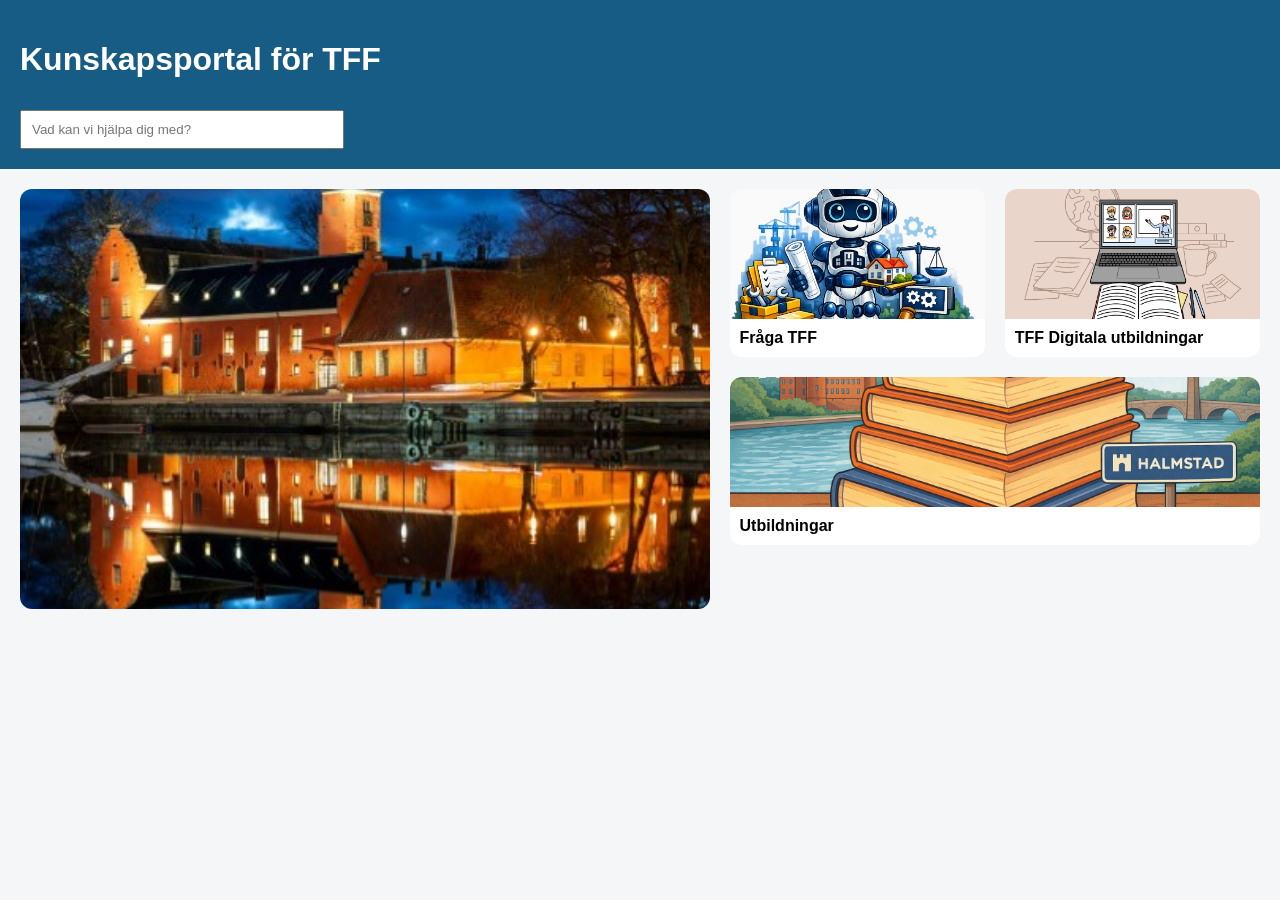
<file: index.html>
<!doctype html>
<html lang="sv">
<head>
  <meta charset="utf-8">
  <meta name="viewport" content="width=device-width, initial-scale=1">
  <title>Kunskapsportal för TFF</title>

  <!-- ✅ KORREKT CSS -->
  <link rel="stylesheet" href="assets/css/styles.css">
</head>

<body>

  <!-- HEADER -->
  <div class="top">
    <h1>Kunskapsportal för TFF</h1>
    <input type="text" placeholder="Vad kan vi hjälpa dig med?" />
  </div>

  <!-- LAYOUT -->
  <div class="layout">

    <!-- ✅ VÄNSTER (mindre och proportionell) -->
    <div class="left">
      <img src="assets/img/hero-left.jpg" alt="Startbild">
    </div>

    <!-- ✅ HÖGER -->
    <div class="right">

      <!-- TOP -->
      <div class="right-top">

        <!-- Fråga TFF -->
        <a href="https://m365.cloud.microsoft/chat" class="card" target="_blank">
          <img src="assets/img/tile-atlas.jpg" alt="Fråga TFF">
          <h3>Fråga TFF</h3>
        </a>

        <!-- ✅ TFF Digitala utbildningar -->
        <a href="https://halmstad.sharepoint.com/:v:/s/TestavTeammedbibliotek/IQCPfPqAPqoNSrOzTwCYHdZ2AShMuMi7h7-78NaRFD9DUuc?nav=eyJyZWZlcnJhbEluZm8iOnsicmVmZXJyYWxBcHAiOiJTdHJlYW1XZWJBcHAiLCJyZWZlcnJhbFZpZXciOiJTaGFyZURpYWxvZy1MaW5rIiwicmVmZXJyYWxBcHBQbGF0Zm9ybSI6IldlYiIsInJlZmVycmFsTW9kZSI6InZpZXcifX0%3D&e=wt2tzi"
           class="card" target="_blank">
          <img src="assets/img/tile-edu.jpg" alt="TFF Digitala utbildningar">
          <h3>TFF Digitala utbildningar</h3>
        </a>

      </div>

      <!-- BOTTOM -->
      <div class="right-bottom">

        <a href="utbildningar.html" class="card">
          <img src="assets/img/tile-guides.jpg" alt="Utbildningar">
          <h3>Utbildningar</h3>
        </a>

      </div>

    </div>

  </div>

</body>
</html>
</file>
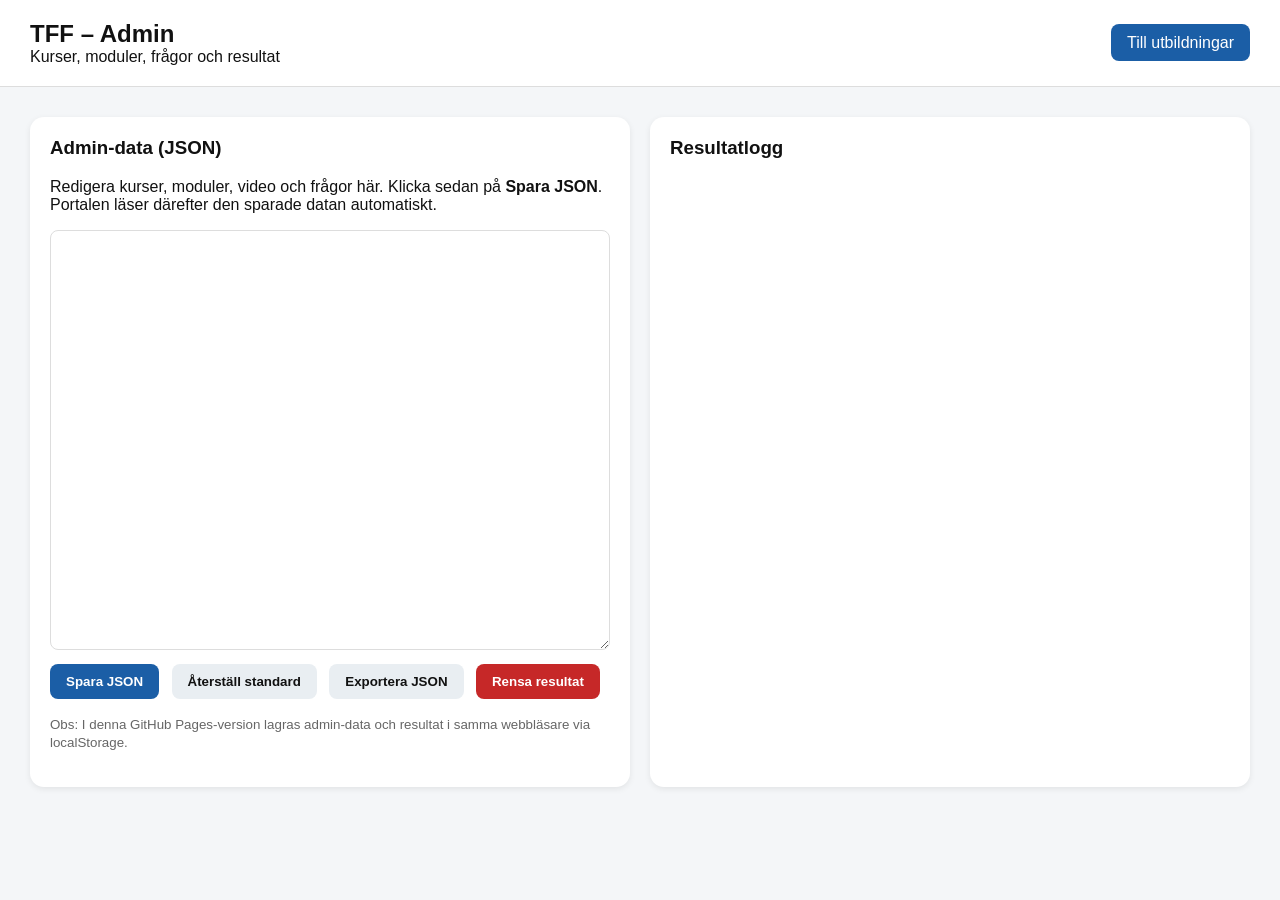
<file: admin.html>
<!DOCTYPE html>
<html lang="sv">
<head>
<meta charset="UTF-8">
<meta name="viewport" content="width=device-width, initial-scale=1.0">
<title>Admin</title>
<script src="assets/js/kurser-data.js"></script>
<style>
body{
  font-family:Arial,sans-serif;
  margin:0;
  background:#f4f6f8;
  color:#111;
}
.header{
  display:flex;
  justify-content:space-between;
  align-items:center;
  padding:20px 30px;
  background:#fff;
  border-bottom:1px solid #ddd;
  flex-wrap:wrap;
  gap:10px;
}
.header a{
  text-decoration:none;
  background:#1b5ea6;
  color:#fff;
  padding:10px 16px;
  border-radius:8px;
}
.page{
  padding:30px;
  display:grid;
  grid-template-columns:1fr 1fr;
  gap:20px;
}
.box{
  background:#fff;
  border-radius:14px;
  padding:20px;
  box-shadow:0 2px 6px rgba(0,0,0,0.08);
}
textarea{
  width:100%;
  min-height:420px;
  font-family:Consolas, monospace;
  font-size:13px;
  padding:12px;
  border:1px solid #ddd;
  border-radius:8px;
  box-sizing:border-box;
}
.btn{
  display:inline-block;
  text-decoration:none;
  padding:10px 16px;
  border-radius:8px;
  font-weight:bold;
  border:none;
  cursor:pointer;
  margin-right:8px;
  margin-top:10px;
}
.btn-primary{
  background:#1b5ea6;
  color:#fff;
}
.btn-danger{
  background:#c62828;
  color:#fff;
}
.btn-neutral{
  background:#e9eef2;
  color:#111;
}
table{
  width:100%;
  border-collapse:collapse;
}
th, td{
  border-bottom:1px solid #ddd;
  padding:8px;
  text-align:left;
  vertical-align:top;
}
small{
  color:#666;
}
@media(max-width:1100px){
  .page{grid-template-columns:1fr;}
}
</style>
</head>
<body>

<div class="header">
  <div>
    <h2 style="margin:0;">TFF – Admin</h2>
    <div>Kurser, moduler, frågor och resultat</div>
  </div>
  <div>
    <a href="utbildningar.html">Till utbildningar</a>
  </div>
</div>

<div class="page">
  <div class="box">
    <h3 style="margin-top:0;">Admin-data (JSON)</h3>
    <p>
      Redigera kurser, moduler, video och frågor här. Klicka sedan på <strong>Spara JSON</strong>.
      Portalen läser därefter den sparade datan automatiskt.
    </p>

    <textarea id="jsonEditor"></textarea>

    <div>
      <button id="saveBtn" class="btn btn-primary" type="button">Spara JSON</button>
      <button id="resetBtn" class="btn btn-neutral" type="button">Återställ standard</button>
      <button id="exportBtn" class="btn btn-neutral" type="button">Exportera JSON</button>
      <button id="clearResultsBtn" class="btn btn-danger" type="button">Rensa resultat</button>
    </div>

    <p><small>Obs: I denna GitHub Pages-version lagras admin-data och resultat i samma webbläsare via localStorage.</small></p>
  </div>

  <div class="box">
    <h3 style="margin-top:0;">Resultatlogg</h3>
    <div id="resultsContainer"></div>
  </div>
</div>

<script>
function loadEditor(){
  const courses = PortalData.getCourses();
  document.getElementById("jsonEditor").value = JSON.stringify(courses, null, 2);
}

function renderResults(){
  const results = PortalData.getResults();

  if(!results.length){
    document.getElementById("resultsContainer").innerHTML = "<p>Inga resultat sparade ännu.</p>";
    return;
  }

  document.getElementById("resultsContainer").innerHTML = `
    <table>
      <thead>
        <tr>
          <th>Kurs</th>
          <th>Modul</th>
          <th>Resultat</th>
          <th>Status</th>
          <th>Tid</th>
        </tr>
      </thead>
      <tbody>
        ${results.map(r => `
          <tr>
            <td>${r.courseTitle}</td>
            <td>${r.moduleTitle}</td>
            <td>${r.score}/${r.total}</td>
            <td>${r.passed ? "Godkänd" : "Ej godkänd"}</td>
            <td>${r.timestamp || ""}</td>
          </tr>
        `).join("")}
      </tbody>
    </table>
  `;
}

document.getElementById("saveBtn").onclick = () => {
  try{
    const parsed = JSON.parse(document.getElementById("jsonEditor").value);
    PortalData.saveCourses(parsed);
    alert("JSON sparad.");
  }catch(e){
    alert("Ogiltig JSON. Kontrollera syntaxen.");
  }
};

document.getElementById("resetBtn").onclick = () => {
  PortalData.resetCourses();
  loadEditor();
  alert("Standarddata återställd.");
};

document.getElementById("exportBtn").onclick = () => {
  const blob = new Blob([document.getElementById("jsonEditor").value], { type: "application/json" });
  const url = URL.createObjectURL(blob);
  const a = document.createElement("a");
  a.href = url;
  a.download = "tff-kurser.json";
  a.click();
  URL.revokeObjectURL(url);
};

document.getElementById("clearResultsBtn").onclick = () => {
  PortalData.clearResults();
  localStorage.removeItem(PortalData.PROGRESS_KEY);
  renderResults();
  alert("Resultat och progress rensades.");
};

loadEditor();
renderResults();
</script>

</body>
</html>
</file>
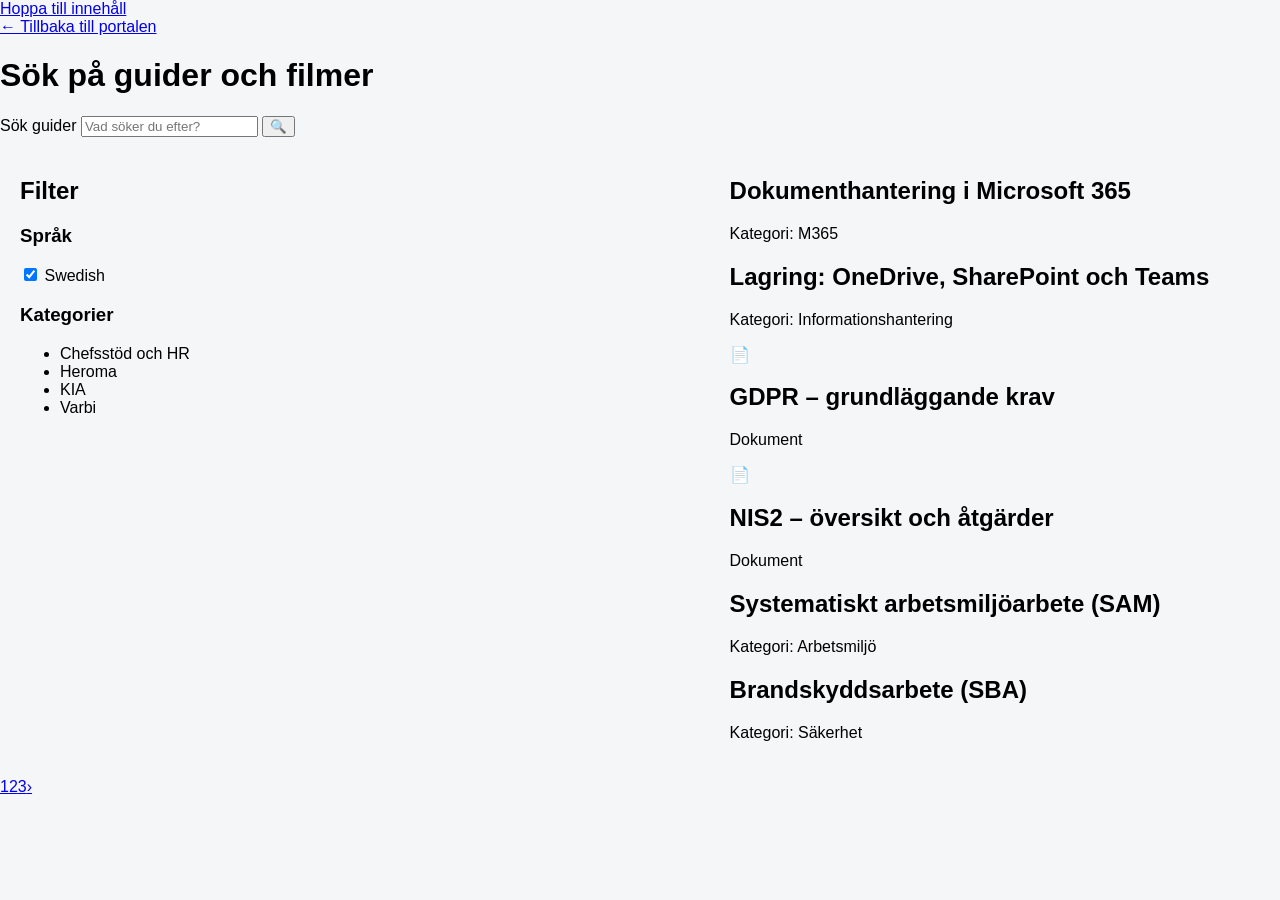
<file: guides.html>
<!doctype html>
<html lang="sv">
<head>
  <meta charset="utf-8" />
  <meta name="viewport" content="width=device-width, initial-scale=1" />
  <title>TFF-portal – Guider</title>

  <link rel="stylesheet" href="assets/css/styles.css" />
</head>

<body>
  <a class="skip-link" href="#main">Hoppa till innehåll</a>

  <header class="hero hero--compact" role="banner">
    <div class="hero__inner">
      <a class="back" href="index.html">← Tillbaka till portalen</a>
      <h1 class="hero__title hero__title--small">Sök på guider och filmer</h1>

      <form class="searchbar" role="search" aria-label="Sök guider" onsubmit="return false;">
        <label class="sr-only" for="q2">Sök guider</label>
        <input id="q2" name="q" type="search" placeholder="Vad söker du efter?" />
        <button type="submit" aria-label="Sök">🔍</button>
      </form>
    </div>
  </header>

  <main id="main" class="container" role="main">
    <section class="layout" aria-label="Guideöversikt">
      <aside class="sidebar" aria-label="Filter">
        <h2 class="sidebar__title">Filter</h2>

        <div class="sidebar__block">
          <h3 class="sidebar__heading">Språk</h3>
          <label class="checkbox">
            <input type="checkbox" checked />
            <span>Swedish</span>
          </label>
        </div>

        <div class="sidebar__block">
          <h3 class="sidebar__heading">Kategorier</h3>
          <ul class="filter-list">
            <li>Chefsstöd och HR</li>
            <li>Heroma</li>
            <li>KIA</li>
            <li>Varbi</li>
          </ul>
        </div>
      </aside>

      <section class="cards" aria-label="Guider">
        <article class="guide-card">
          <div class="guide-card__thumb" aria-hidden="true"></div>
          <div class="guide-card__body">
            <h2 class="guide-card__title">Dokumenthantering i Microsoft 365</h2>
            <p class="guide-card__meta">Kategori: M365</p>
          </div>
        </article>

        <article class="guide-card">
          <div class="guide-card__thumb" aria-hidden="true"></div>
          <div class="guide-card__body">
            <h2 class="guide-card__title">Lagring: OneDrive, SharePoint och Teams</h2>
            <p class="guide-card__meta">Kategori: Informationshantering</p>
          </div>
        </article>

        <article class="guide-card">
          <div class="guide-card__thumb guide-card__thumb--doc" aria-hidden="true">📄</div>
          <div class="guide-card__body">
            <h2 class="guide-card__title">GDPR – grundläggande krav</h2>
            <p class="guide-card__meta">Dokument</p>
          </div>
        </article>

        <article class="guide-card">
          <div class="guide-card__thumb guide-card__thumb--doc" aria-hidden="true">📄</div>
          <div class="guide-card__body">
            <h2 class="guide-card__title">NIS2 – översikt och åtgärder</h2>
            <p class="guide-card__meta">Dokument</p>
          </div>
        </article>

        <article class="guide-card">
          <div class="guide-card__thumb" aria-hidden="true"></div>
          <div class="guide-card__body">
            <h2 class="guide-card__title">Systematiskt arbetsmiljöarbete (SAM)</h2>
            <p class="guide-card__meta">Kategori: Arbetsmiljö</p>
          </div>
        </article>

        <article class="guide-card">
          <div class="guide-card__thumb" aria-hidden="true"></div>
          <div class="guide-card__body">
            <h2 class="guide-card__title">Brandskyddsarbete (SBA)</h2>
            <p class="guide-card__meta">Kategori: Säkerhet</p>
          </div>
        </article>
      </section>
    </section>

    <nav class="pagination" aria-label="Sidnavigering">
      <a href="#">1</a><a href="#">2</a><a href="#">3</a><a href="#">›</a>
    </nav>
  </main>
</body>
</html>
</file>
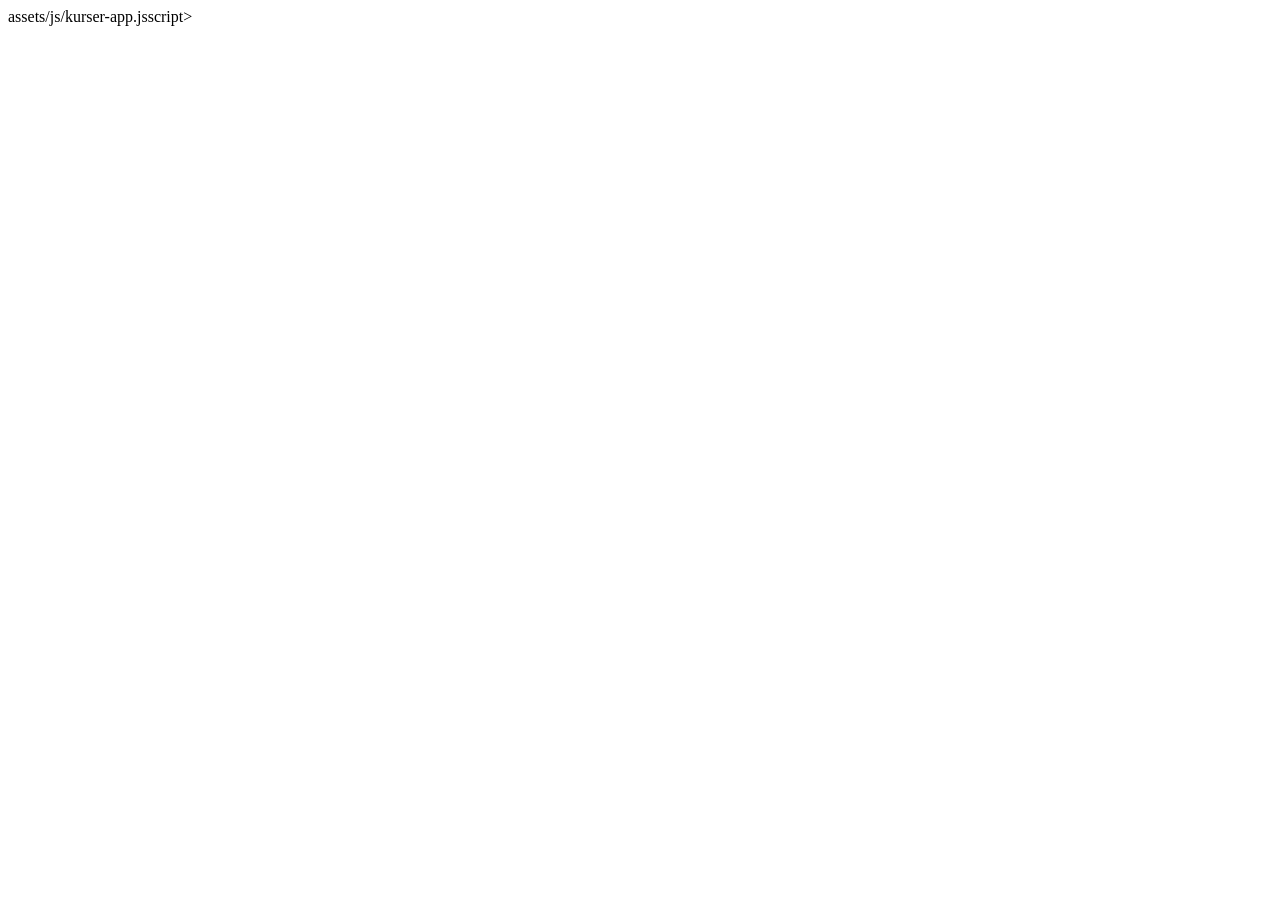
<file: kurs_dokumentation.html>
<!DOCTYPE html>
<html lang="sv">
<head>
  <meta charset="UTF-8" />
  <meta name="viewport" content="width=device-width, initial-scale=1.0" />
  <title>TFF – Utbildning</title>
</head>
<body>
  <div id="app"></div>
  assets/js/kurser-app.jsscript>
</body>
</html>
</file>
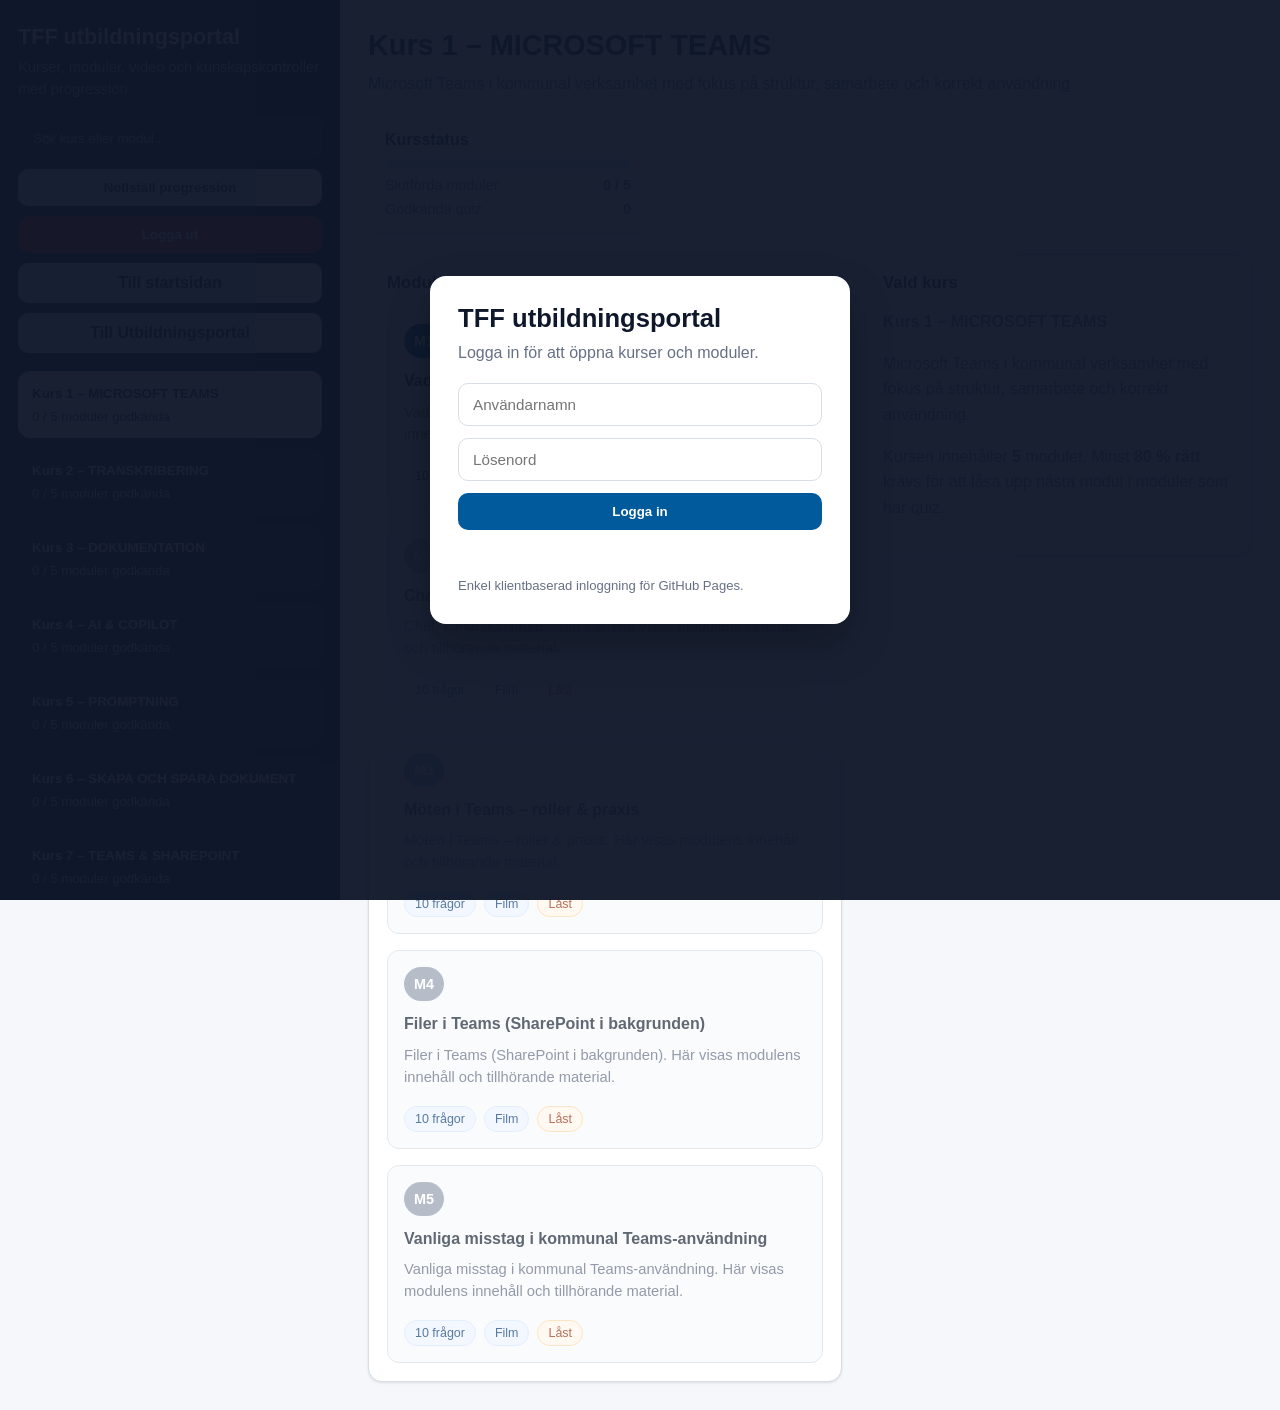
<file: kurser.html>
<!DOCTYPE html>
<html lang="sv">
<head>
  <meta charset="UTF-8" />
  <meta name="viewport" content="width=device-width, initial-scale=1.0" />
  <title>TFF Utbildningsportal – Kurser</title>

  <style>
    :root{
      --bg:#f5f7fa;
      --panel:#ffffff;
      --line:#d9dee5;
      --text:#1d2939;
      --muted:#667085;
      --primary:#005a9c;
      --primary2:#0b74c8;
      --success:#188038;
      --danger:#c62828;
      --warning:#b26a00;
      --locked:#98a2b3;
      --shadow:0 1px 3px rgba(16,24,40,.08), 0 1px 2px rgba(16,24,40,.04);
      --radius:14px;
      --sidebar:340px;
    }

    * { box-sizing: border-box; }

    html, body {
      margin: 0;
      padding: 0;
      background: var(--bg);
      color: var(--text);
      font-family: "Segoe UI", Arial, sans-serif;
    }

    .page {
      display: grid;
      grid-template-columns: var(--sidebar) 1fr;
      min-height: 100vh;
    }

    .sidebar {
      background: #0f172a;
      color: #fff;
      padding: 24px 18px;
      position: sticky;
      top: 0;
      height: 100vh;
      overflow: auto;
    }

    .brand h1 {
      margin: 0 0 6px 0;
      font-size: 1.35rem;
    }

    .brand p {
      margin: 0;
      color: #cbd5e1;
      line-height: 1.5;
      font-size: .92rem;
    }

    .sidebar-tools {
      display: grid;
      gap: 10px;
      margin: 18px 0;
    }

    .field {
      width: 100%;
      padding: 12px 14px;
      border-radius: 10px;
      border: 1px solid rgba(255,255,255,.14);
      background: rgba(255,255,255,.06);
      color: #fff;
      outline: none;
    }

    .field::placeholder {
      color: #cbd5e1;
    }

    .course-list {
      display: grid;
      gap: 10px;
    }

    .course-btn {
      width: 100%;
      text-align: left;
      border: none;
      border-radius: 12px;
      padding: 14px;
      cursor: pointer;
      background: rgba(255,255,255,.06);
      color: #fff;
      transition: .15s ease;
    }

    .course-btn:hover {
      background: rgba(255,255,255,.12);
    }

    .course-btn.active {
      background: #fff;
      color: #0f172a;
    }

    .course-btn-title {
      font-weight: 700;
      line-height: 1.35;
      margin-bottom: 6px;
    }

    .course-btn-meta {
      font-size: .82rem;
      opacity: .9;
    }

    .main {
      padding: 28px;
      max-width: 1450px;
      width: 100%;
      margin: 0 auto;
    }

    .topbar {
      display: flex;
      justify-content: space-between;
      gap: 18px;
      flex-wrap: wrap;
      margin-bottom: 20px;
    }

    .title-wrap h2 {
      margin: 0 0 8px 0;
      font-size: 1.8rem;
      line-height: 1.2;
    }

    .title-wrap p {
      margin: 0;
      color: var(--muted);
      max-width: 80ch;
      line-height: 1.6;
    }

    .status-panel {
      min-width: 280px;
      background: var(--panel);
      border: 1px solid var(--line);
      border-radius: var(--radius);
      padding: 16px;
      box-shadow: var(--shadow);
    }

    .status-panel h3 {
      margin: 0 0 10px 0;
      font-size: 1rem;
    }

    .progress-line {
      height: 10px;
      background: #e5e7eb;
      border-radius: 999px;
      overflow: hidden;
      margin: 10px 0 8px 0;
    }

    .progress-fill {
      height: 100%;
      width: 0;
      background: linear-gradient(90deg, var(--primary), var(--primary2));
      transition: width .25s ease;
    }

    .status-row {
      display: flex;
      justify-content: space-between;
      gap: 10px;
      color: var(--muted);
      font-size: .9rem;
      margin-top: 8px;
    }

    .grid {
      display: grid;
      grid-template-columns: 1.1fr .9fr;
      gap: 22px;
      align-items: start;
    }

    .panel {
      background: var(--panel);
      border: 1px solid var(--line);
      border-radius: var(--radius);
      box-shadow: var(--shadow);
      padding: 18px;
    }

    .panel h3 {
      margin: 0 0 14px 0;
      font-size: 1.05rem;
    }

    .modules-grid {
      display: grid;
      grid-template-columns: repeat(auto-fill, minmax(280px, 1fr));
      gap: 16px;
    }

    .module-card {
      border: 1px solid var(--line);
      border-radius: 12px;
      padding: 16px;
      background: #fff;
      cursor: pointer;
      transition: .15s ease;
    }

    .module-card:hover {
      transform: translateY(-1px);
      box-shadow: var(--shadow);
    }

    .module-card.locked {
      opacity: .7;
      cursor: not-allowed;
      background: #f8fafc;
    }

    .module-number {
      display: inline-flex;
      align-items: center;
      justify-content: center;
      min-width: 34px;
      height: 34px;
      padding: 0 10px;
      border-radius: 999px;
      font-weight: 700;
      color: #fff;
      background: var(--primary);
      font-size: .9rem;
      margin-bottom: 12px;
    }

    .module-card.locked .module-number {
      background: var(--locked);
    }

    .module-title {
      font-weight: 700;
      line-height: 1.4;
      margin-bottom: 8px;
    }

    .module-desc {
      color: var(--muted);
      font-size: .92rem;
      line-height: 1.5;
      min-height: 50px;
    }

    .badge-row {
      display: flex;
      gap: 8px;
      flex-wrap: wrap;
      margin-top: 12px;
    }

    .badge {
      border-radius: 999px;
      padding: 5px 10px;
      font-size: .78rem;
      background: #eef4ff;
      color: #124078;
      border: 1px solid #d7e7ff;
    }

    .badge.success {
      background: #ecfdf3;
      border-color: #ccebd7;
      color: #166534;
    }

    .badge.warning {
      background: #fff7ed;
      border-color: #fed7aa;
      color: #9a3412;
    }

    .hidden {
      display: none !important;
    }

    .module-header {
      display: flex;
      justify-content: space-between;
      align-items: flex-start;
      gap: 16px;
      flex-wrap: wrap;
      margin-bottom: 14px;
    }

    .module-header h3 {
      margin: 0 0 6px 0;
      font-size: 1.25rem;
      line-height: 1.3;
    }

    .module-header p {
      margin: 0;
      color: var(--muted);
    }

    .btn-row {
      display: flex;
      gap: 10px;
      flex-wrap: wrap;
    }

    button.btn, a.btn {
      border: none;
      border-radius: 10px;
      padding: 11px 16px;
      font-weight: 600;
      cursor: pointer;
      text-decoration: none;
      display: inline-flex;
      align-items: center;
      justify-content: center;
      gap: 8px;
      transition: .15s ease;
    }

    .btn.primary {
      background: var(--primary);
      color: #fff;
    }

    .btn.primary:hover {
      background: var(--primary2);
    }

    .btn.secondary {
      background: #eef2f6;
      color: #223041;
    }

    .btn.secondary:hover {
      background: #e4e9f0;
    }

    .btn.success {
      background: var(--success);
      color: #fff;
    }

    .btn.danger {
      background: var(--danger);
      color: #fff;
    }

    .btn[disabled] {
      opacity: .55;
      cursor: not-allowed;
    }

    .video-shell {
      width: 100%;
      border-radius: 12px;
      overflow: hidden;
      background: #0b1220;
      border: 1px solid #111827;
      margin-bottom: 16px;
      min-height: 320px;
    }

    .video-shell video,
    .video-shell iframe {
      display: block;
      width: 100%;
      height: 520px;
      background: #000;
      border: 0;
    }

    .video-placeholder {
      min-height: 520px;
      padding: 22px;
      color: #e5e7eb;
      font-size: .95rem;
      line-height: 1.6;
      display: flex;
      align-items: center;
      justify-content: center;
      text-align: center;
    }

    .video-placeholder-inner {
      max-width: 700px;
    }

    .video-placeholder-title {
      font-size: 1.1rem;
      font-weight: 700;
      margin-bottom: 10px;
      color: #fff;
    }

    .video-placeholder-text {
      color: #cbd5e1;
      margin-bottom: 18px;
    }

    .quiz-meta {
      display: flex;
      justify-content: space-between;
      align-items: center;
      gap: 10px;
      flex-wrap: wrap;
      margin-bottom: 14px;
      color: var(--muted);
      font-size: .92rem;
    }

    .question-box {
      border: 1px solid var(--line);
      border-radius: 12px;
      padding: 16px;
      background: #fff;
      margin-bottom: 14px;
    }

    .question-title {
      font-weight: 700;
      line-height: 1.5;
      margin-bottom: 14px;
    }

    .options {
      display: grid;
      gap: 10px;
    }

    .option-btn {
      width: 100%;
      text-align: left;
      border: 1px solid #d0d8e1;
      border-radius: 12px;
      padding: 13px 14px;
      background: #f9fafb;
      cursor: pointer;
      transition: .12s ease;
      line-height: 1.45;
      color: var(--text);
    }

    .option-btn:hover {
      background: #f1f5f9;
    }

    .option-btn.selected {
      border-color: #7aa7d8;
      background: #eaf4ff;
    }

    .option-btn.correct {
      border-color: #188038;
      background: #dff4e5;
      color: #0f5132;
    }

    .option-btn.wrong {
      border-color: #c62828;
      background: #fde7e9;
      color: #7f1d1d;
    }

    .feedback {
      min-height: 24px;
      font-size: .95rem;
      font-weight: 600;
      margin: 10px 0 4px 0;
    }

    .feedback.ok {
      color: var(--success);
    }

    .feedback.fail {
      color: var(--danger);
    }

    .quiz-actions {
      display: flex;
      gap: 10px;
      flex-wrap: wrap;
      margin-top: 12px;
    }

    .result-box {
      border: 1px solid var(--line);
      border-radius: 12px;
      padding: 16px;
      background: #f8fafc;
      margin-top: 16px;
    }

    .result-box h4 {
      margin: 0 0 10px 0;
      font-size: 1rem;
    }

    .muted {
      color: var(--muted);
      line-height: 1.6;
    }

    .empty-state {
      background: var(--panel);
      border: 1px dashed var(--line);
      border-radius: var(--radius);
      padding: 28px;
      text-align: center;
      box-shadow: var(--shadow);
    }

    .loading {
      display: flex;
      align-items: center;
      justify-content: center;
      min-height: 40vh;
      color: var(--muted);
      font-size: 1rem;
    }

    .login-screen {
      position: fixed;
      inset: 0;
      background: rgba(15, 23, 42, 0.96);
      z-index: 9999;
      display: flex;
      align-items: center;
      justify-content: center;
      padding: 20px;
    }

    .login-card {
      width: 100%;
      max-width: 420px;
      background: #ffffff;
      border-radius: 16px;
      box-shadow: 0 20px 40px rgba(0,0,0,.25);
      padding: 28px;
    }

    .login-card h2 {
      margin: 0 0 8px 0;
      font-size: 1.6rem;
      color: #0f172a;
    }

    .login-card p {
      margin: 0 0 18px 0;
      color: var(--muted);
      line-height: 1.5;
    }

    .login-input {
      width: 100%;
      padding: 12px 14px;
      border-radius: 10px;
      border: 1px solid var(--line);
      margin-bottom: 12px;
      font-size: .95rem;
      outline: none;
    }

    .login-input:focus {
      border-color: var(--primary2);
      box-shadow: 0 0 0 3px rgba(11,116,200,.12);
    }

    .login-error {
      min-height: 22px;
      color: var(--danger);
      font-size: .9rem;
      margin-top: 10px;
      font-weight: 600;
    }

    .login-note {
      margin-top: 14px;
      font-size: .82rem;
      color: var(--muted);
      line-height: 1.5;
    }

    @media (max-width: 1200px) {
      .grid {
        grid-template-columns: 1fr;
      }
    }

    @media (max-width: 980px) {
      .page {
        grid-template-columns: 1fr;
      }

      .sidebar {
        position: relative;
        height: auto;
      }

      .main {
        padding: 18px;
      }

      .video-shell video,
      .video-shell iframe,
      .video-placeholder {
        height: 360px;
        min-height: 360px;
      }
    }

    @media (max-width: 640px) {
      .video-shell video,
      .video-shell iframe,
      .video-placeholder {
        height: 240px;
        min-height: 240px;
      }
    }
  </style>
</head>
<body>

  <div id="loginScreen" class="login-screen">
    <div class="login-card">
      <h2>TFF utbildningsportal</h2>
      <p>Logga in för att öppna kurser och moduler.</p>

      <input id="username" class="login-input" type="text" placeholder="Användarnamn" autocomplete="username" />
      <input id="password" class="login-input" type="password" placeholder="Lösenord" autocomplete="current-password" />

      <button id="loginBtn" class="btn primary" type="button" style="width:100%;">Logga in</button>
      <div id="loginError" class="login-error"></div>

      <div class="login-note">
        Enkel klientbaserad inloggning för GitHub Pages.
      </div>
    </div>
  </div>

  <div class="page">
    <aside class="sidebar">
      <div class="brand">
        <h1>TFF utbildningsportal</h1>
        <p>Kurser, moduler, video och kunskapskontroller med progression.</p>
      </div>

      <div class="sidebar-tools">
        <input id="courseSearch" class="field" type="search" placeholder="Sök kurs eller modul..." />
        <button id="resetProgressBtn" class="btn secondary" type="button">Nollställ progression</button>
        <button id="logoutBtn" class="btn danger" type="button">Logga ut</button>
        <a href="index.html" class="btn secondary">Till startsidan</a>
        <a href="utbildningar.html" class="btn secondary">Till Utbildningsportal</a>
      </div>

      <div id="courseList" class="course-list"></div>
    </aside>

    <main class="main">
      <div id="loading" class="loading">Läser in kurser…</div>

      <div id="app" style="display:none;">
        <section class="topbar">
          <div class="title-wrap">
            <h2 id="courseTitle">Kurser</h2>
            <p id="courseIntro">Välj en kurs i vänstermenyn.</p>
          </div>

          <div class="status-panel">
            <h3>Kursstatus</h3>
            <div class="progress-line">
              <div id="courseProgressFill" class="progress-fill"></div>
            </div>
            <div class="status-row">
              <span>Slutförda moduler</span>
              <strong id="courseProgressText">0 / 0</strong>
            </div>
            <div class="status-row">
              <span>Godkända quiz</span>
              <strong id="coursePassedText">0</strong>
            </div>
          </div>
        </section>

        <section id="courseView">
          <div class="grid">
            <div class="panel">
              <h3>Moduler</h3>
              <div id="modulesGrid" class="modules-grid"></div>
            </div>

            <div class="panel">
              <h3>Vald kurs</h3>
              <div id="courseSummary" class="muted"></div>
            </div>
          </div>
        </section>

        <section id="moduleView" class="hidden">
          <div class="panel">
            <div class="module-header">
              <div>
                <h3 id="moduleTitle">Modul</h3>
                <p id="moduleSubtitle">Kurs / Modul</p>
              </div>

              <div class="btn-row">
                <button id="backToCourseBtn" class="btn secondary" type="button">Tillbaka till kurs</button>
                <button id="unlockNextBtn" class="btn success" type="button" disabled>Nästa modul</button>
              </div>
            </div>

            <div class="video-shell" id="videoShell">
              <iframe id="moduleIframe" class="hidden" allow="autoplay; fullscreen" allowfullscreen></iframe>
              <video id="moduleVideo" class="hidden" controls playsinline preload="metadata"></video>
              <div id="videoPlaceholder" class="video-placeholder hidden"></div>
            </div>

            <div class="panel" style="padding:16px; background:#fcfcfd;">
              <h3 style="margin-top:0;">Innehåll</h3>
              <div id="moduleContent" class="muted"></div>
            </div>

            <div class="panel" style="margin-top:16px;">
              <h3 style="margin-top:0;">Quiz</h3>

              <div id="quizContainer">
                <div class="quiz-meta">
                  <span id="quizProgress">Fråga 0 / 0</span>
                  <span id="quizScoreLive">Rätt hittills: 0</span>
                </div>

                <div class="question-box">
                  <div id="questionTitle" class="question-title">Laddar fråga…</div>
                  <div id="optionsBox" class="options"></div>
                  <div id="feedback" class="feedback"></div>

                  <div class="quiz-actions">
                    <button id="checkAnswerBtn" class="btn primary" type="button" disabled>Kontrollera</button>
                    <button id="nextQuestionBtn" class="btn secondary" type="button" disabled>Nästa fråga</button>
                    <button id="retryQuestionBtn" class="btn secondary" type="button">Välj om svar</button>
                  </div>
                </div>

                <div id="resultBox" class="result-box hidden">
                  <h4>Resultat</h4>
                  <div id="resultText" class="muted"></div>
                </div>
              </div>

              <div id="noQuizBox" class="muted hidden">
                Inga frågor hittades för denna modul.
              </div>
            </div>
          </div>
        </section>

        <section id="emptyState" class="empty-state hidden">
          <h3>Ingen kurs vald</h3>
          <p class="muted">Välj en kurs i vänstermenyn för att visa moduler och quiz.</p>
        </section>
      </div>
    </main>
  </div>

  <script>
    const STORAGE_KEY = "tff_portal_progress_all16_v2";
    const LOGIN_STORAGE_KEY = "tff_portal_logged_in";
    const SELECTED_COURSE_STORAGE_KEY = "tff_selected_course_id";

    const USERS = [
      { username: "chef", password: "TF4321" }
    ];

    const COURSE_DEFINITIONS = [
      {
        title: "Kurs 1 – MICROSOFT TEAMS",
        description: "Microsoft Teams i kommunal verksamhet med fokus på struktur, samarbete och korrekt användning.",
        modules: [
          "Vad är Teams (och vad är det inte)",
          "Chat, kanal och möte – rätt val",
          "Möten i Teams – roller & praxis",
          "Filer i Teams (SharePoint i bakgrunden)",
          "Vanliga misstag i kommunal Teams-användning"
        ]
      },
      {
        title: "Kurs 2 – TRANSKRIBERING",
        description: "Transkribering av möten och material på ett strukturerat och kvalitetssäkrat sätt.",
        modules: [
          "Vad är transkribering",
          "När transkribering ska användas",
          "Kvalitet i transkriberad text",
          "Granskning och rättning",
          "Lagring och uppföljning"
        ]
      },
      {
        title: "Kurs 3 – DOKUMENTATION",
        description: "Dokumentation i offentlig verksamhet med tydlighet, spårbarhet och kvalitet.",
        modules: [
          "Syfte med dokumentation",
          "Tydlig struktur i dokument",
          "Ansvar och roller",
          "Versioner och ändringar",
          "Uppföljning och kvalitet"
        ]
      },
      {
        title: "Kurs 4 – AI & COPILOT",
        description: "Introduktion till AI och Copilot med fokus på nytta, begränsningar och säker användning.",
        modules: [
          "Vad AI och Copilot är",
          "När Copilot passar bra",
          "Risker och begränsningar",
          "Källkritik och kvalitetssäkring",
          "Ansvarsfull användning"
        ]
      },
      {
        title: "Kurs 5 – PROMPTNING",
        description: "Praktisk promptning för tydligare resultat, bättre kvalitet och effektivare arbete.",
        modules: [
          "Vad en bra prompt innehåller",
          "Tydliga instruktioner",
          "Kontext, mål och format",
          "Iterativ förbättring",
          "Vanliga promptmisstag"
        ]
      },
      {
        title: "Kurs 6 – SKAPA OCH SPARA DOKUMENT",
        description: "Skapa, namnge, spara och hantera dokument på ett strukturerat sätt.",
        modules: [
          "Skapa dokument rätt från början",
          "Filnamn och struktur",
          "Spara på rätt plats",
          "Delning och åtkomst",
          "Arkivering och livscykel"
        ]
      },
      {
        title: "Kurs 7 – TEAMS & SHAREPOINT",
        description: "Samspelet mellan Teams och SharePoint för samarbete, filer och informationshantering.",
        modules: [
          "Hur Teams och SharePoint hänger ihop",
          "Dokumentbibliotek och mappar",
          "Behörigheter och åtkomst",
          "Samarbete i gemensamma ytor",
          "Vanliga fel och hur de undviks"
        ]
      },
      {
        title: "Kurs 8 – GDPR",
        description: "Grundläggande GDPR med fokus på personuppgifter, ansvar och korrekt hantering.",
        modules: [
          "Vad personuppgifter är",
          "Rättslig grund och syfte",
          "Minimering och korrekthet",
          "Lagring, gallring och skydd",
          "Incidenter och rapportering"
        ]
      },
      {
        title: "Kurs 9 – DIARIEFÖRING OCH ARKIVERING",
        description: "Korrekt hantering av allmänna handlingar, diarieföring och arkivering.",
        modules: [
          "Allmän handling och registrering",
          "Diarieföring i praktiken",
          "Ordning och spårbarhet",
          "Arkivering och bevarande",
          "Vanliga fel och rätt arbetssätt"
        ]
      },
      {
        title: "Kurs 10 – INFORMATIONSSÄKERHET",
        description: "Informationssäkerhet med fokus på skydd, tillgänglighet och korrekt hantering.",
        modules: [
          "Vad informationssäkerhet innebär",
          "Konfidentialitet, riktighet, tillgänglighet",
          "Säkert arbetssätt i vardagen",
          "Behörigheter och åtkomst",
          "Incidenter och rapportering"
        ]
      },
      {
        title: "Kurs 11 – NIS2",
        description: "Introduktion till NIS2 och varför styrning, säkerhet och uppföljning är centralt.",
        modules: [
          "Vad NIS2 är",
          "Ansvar och styrning",
          "Riskhantering",
          "Rapportering och uppföljning",
          "Praktisk tillämpning"
        ]
      },
      {
        title: "Kurs 12 – BRANDSKYDD",
        description: "Systematiskt brandskyddsarbete med roller, rutiner och förebyggande åtgärder.",
        modules: [
          "Grundläggande brandskydd",
          "Förebyggande arbete",
          "Utrustning och utrymning",
          "Ansvar och rutiner",
          "Kontroll och uppföljning"
        ]
      },
      {
        title: "Kurs 13 – FÖRSTA HJÄLPEN",
        description: "Första hjälpen i verksamheten med fokus på larm, bedömning och tidiga åtgärder.",
        modules: [
          "Larma och skapa överblick",
          "Akuta åtgärder",
          "Hjärtstartare och HLR",
          "Efter åtgärd och dokumentation",
          "Övning och beredskap"
        ]
      },
      {
        title: "Kurs 14 – KVALITET OCH PROCESSER",
        description: "Kvalitet, processer och förbättringsarbete i kommunal verksamhet.",
        modules: [
          "Vad kvalitet innebär",
          "Processer och flöden",
          "Roller, ansvar och uppföljning",
          "Avvikelse och förbättring",
          "Ständig utveckling"
        ]
      },
      {
        title: "Kurs 15 – AUTOMATION",
        description: "Automation i vardagen med fokus på nytta, kontroll och hållbar förvaltning.",
        modules: [
          "Vad automation är",
          "När automation passar",
          "Flöden, data och regler",
          "Risker och kontroller",
          "Förvaltning och vidareutveckling"
        ]
      },
      {
        title: "Kurs 16 – ARBETA EFFEKTIVT MED DIN PERSONLIGA COPILOT",
        description: "En praktisk kurs om hur du använder din personliga Copilot i vardagen för att arbeta mer strukturerat, professionellt och effektivt.",
        modules: [
          "Förstå din Copilot",
          "Så lär du Copilot hur du arbetar",
          "Skriva professionella e-post med Copilot",
          "Skapa dokument (Word, PowerPoint, Excel)",
          "Bygga din kompletta Copilot-setup"
        ]
      }
    ];

    const COURSE1_VIDEOS = {
      1: "https://halmstad-my.sharepoint.com/:v:/g/personal/stephen_muller_halmstad_se/IQAM56HkswSuTqBrEbVQQ5ePAWBcTcx6K49JZCSwLZIFgbE?e=VE3KoP",
      2: "https://halmstad-my.sharepoint.com/:v:/g/personal/stephen_muller_halmstad_se/IQAr_hBecxAwQb9p9XUahrG-AQQ6XbywLFqDweOoMt_sTI8?e=gBLfmw",
      3: "https://halmstad-my.sharepoint.com/:v:/g/personal/stephen_muller_halmstad_se/IQCfj1MJmA4ATI5hT6kTWj3UAZFBBW-YGwurdSzUD8uVXQ0?e=S8J94O",
      4: "https://halmstad-my.sharepoint.com/:v:/g/personal/stephen_muller_halmstad_se/IQDppBte4fxjT7ZVcRQBQO9JAZ2Rs5PzW_LMCTb8Il13YTU?e=DRxC7O",
      5: "https://halmstad-my.sharepoint.com/:v:/g/personal/stephen_muller_halmstad_se/IQB9i6z8AVGWQa86AhtGvIx5AWb6SDlaAQ2-AW3107ButB4?e=oqiHp0"
    };

    const COURSE2_VIDEOS = {
      1: "https://halmstad-my.sharepoint.com/:v:/g/personal/stephen_muller_halmstad_se/IQB9RACb9sWcRqBM8T5dcDhPAUn7GAfP2R5MoDLaTzPCqKc?e=3YJj9h",
      2: "https://halmstad-my.sharepoint.com/:v:/g/personal/stephen_muller_halmstad_se/IQBGD65KJ_l1QItEbD6JBhJrAe7JhxIWRI07YC2ktBXI2vQ?e=eBxHz9",
      3: "https://halmstad-my.sharepoint.com/:v:/g/personal/stephen_muller_halmstad_se/IQD7dRuF9IeCQYxTq3A2gAjWAa6gC5yADmb35IwcVjlBrpo?e=UYCu7v",
      4: "https://halmstad-my.sharepoint.com/:v:/g/personal/stephen_muller_halmstad_se/IQAEbmzF0GPMS5JPgUNdRZOlAfVBj7S6JUVhMlESjsu5p_4?e=ohD4NN",
      5: "https://halmstad-my.sharepoint.com/:v:/g/personal/stephen_muller_halmstad_se/IQBO4dAGdmBlTKJbPuUBIF4-AbP53XD8GKTUJItg2pzBRnQ?e=ZT6gkw"
    };

    const state = {
      data: [],
      filteredData: [],
      selectedCourseId: null,
      selectedModuleId: null,
      progress: loadProgress(),
      quiz: createEmptyQuizState()
    };

    function createEmptyQuizState(moduleId = null) {
      return {
        moduleId,
        questions: [],
        currentIndex: 0,
        selectedOptionIndex: null,
        checked: false,
        correctCount: 0,
        finished: false,
        finalPercent: 0
      };
    }

    function loadProgress() {
      try {
        return JSON.parse(localStorage.getItem(STORAGE_KEY)) || {};
      } catch {
        return {};
      }
    }

    function saveProgress() {
      localStorage.setItem(STORAGE_KEY, JSON.stringify(state.progress));
    }

    function escapeHtml(str) {
      return String(str || "")
        .replace(/&/g, "&amp;")
        .replace(/</g, "&lt;")
        .replace(/>/g, "&gt;")
        .replace(/"/g, "&quot;")
        .replace(/'/g, "&#039;");
    }

    function normalizeText(text) {
      return String(text || "").trim().toLowerCase();
    }

    function resetQuizState(moduleId = null) {
      state.quiz = createEmptyQuizState(moduleId);
    }

    function getCourseProgress(courseId) {
      if (!state.progress[courseId]) {
        state.progress[courseId] = { modules: {} };
      }
      return state.progress[courseId];
    }

    function getModuleProgress(courseId, moduleId) {
      const courseProgress = getCourseProgress(courseId);
      if (!courseProgress.modules[moduleId]) {
        courseProgress.modules[moduleId] = {
          passed: false,
          scorePercent: 0,
          correctCount: 0,
          totalQuestions: 0,
          completed: false
        };
      }
      return courseProgress.modules[moduleId];
    }

    function buildQuestionSet() {
      return [
        {
          question: "Vad är huvudfokus i denna modul?",
          options: [
            "Att förstå grunderna och arbeta strukturerat",
            "Att hoppa över gemensamma arbetssätt",
            "Att arbeta utan struktur",
            "Att undvika dokumentation helt"
          ],
          correctIndex: 0
        },
        {
          question: "Vilket arbetssätt är mest korrekt?",
          options: [
            "Att använda privata lösningar utan styrning",
            "Att följa tydliga rutiner och gemensam struktur",
            "Att undvika uppföljning",
            "Att spara flera osynkade kopior"
          ],
          correctIndex: 1
        },
        {
          question: "Vad bör undvikas?",
          options: [
            "Tydlig ansvarsfördelning",
            "Gemensamma informationsytor",
            "Otydlighet och dubbelarbete",
            "Strukturerad hantering"
          ],
          correctIndex: 2
        },
        {
          question: "Vad stödjer kvalitet och spårbarhet?",
          options: [
            "Muntliga överenskommelser utan notering",
            "Ostrukturerad lagring",
            "Privata versioner",
            "Dokumentation, ordning och tydligt ansvar"
          ],
          correctIndex: 3
        },
        {
          question: "Vad är viktigt för efterlevnad?",
          options: [
            "Att arbeta enligt fastställda rutiner",
            "Att varje person gör på sitt eget sätt",
            "Att undvika kontroll",
            "Att hoppa över uppföljning"
          ],
          correctIndex: 0
        },
        {
          question: "Vad ger bäst samarbete?",
          options: [
            "Många separata kopior i e-post",
            "Gemensamma ytor, tydlighet och rätt verktyg",
            "Ingen ansvarsfördelning",
            "Endast lokal lagring"
          ],
          correctIndex: 1
        },
        {
          question: "Vad minskar risken för fel?",
          options: [
            "Ad hoc-beslut utan struktur",
            "Oklara roller",
            "Standardiserat arbetssätt och uppföljning",
            "Flera parallella arbetsmetoder"
          ],
          correctIndex: 2
        },
        {
          question: "Vilken slutsats är mest riktig?",
          options: [
            "Det spelar ingen roll hur arbetet utförs",
            "Privata lösningar är alltid bäst",
            "Dokumentation behövs inte",
            "God struktur är avgörande"
          ],
          correctIndex: 3
        },
        {
          question: "Vad är bäst vid praktiskt arbete?",
          options: [
            "Att följa gemensam struktur och dokumenterade rutiner",
            "Att vänta med kvalitetssäkring till slutet",
            "Att undvika versionshantering",
            "Att arbeta utan gemensamma principer"
          ],
          correctIndex: 0
        },
        {
          question: "Vad är rätt sammanfattning?",
          options: [
            "Arbetssättet saknar betydelse",
            "Rätt struktur och arbetssätt ger bättre resultat",
            "Dokumentation kan alltid hoppas över",
            "Uppföljning är onödigt"
          ],
          correctIndex: 1
        }
      ];
    }

    function moduleHasQuiz(module) {
      return Array.isArray(module.questions) && module.questions.length > 0;
    }

    function buildData() {
      return COURSE_DEFINITIONS.map((courseDef, courseIndex) => {
        const courseNumber = courseIndex + 1;

        return {
          id: `kurs-${courseNumber}`,
          courseNumber,
          title: courseDef.title,
          description: courseDef.description,
          modules: courseDef.modules.map((moduleTitle, moduleIndex) => {
            const moduleNumber = moduleIndex + 1;

            let videoUrl = "";
            let videoType = "none";

            if (courseNumber === 1) {
              videoUrl = COURSE1_VIDEOS[moduleNumber] || "";
              videoType = videoUrl ? "sharepoint-link" : "none";
            } else if (courseNumber === 2) {
              videoUrl = COURSE2_VIDEOS[moduleNumber] || "";
              videoType = videoUrl ? "sharepoint-link" : "none";
            }

            return {
              id: `kurs-${courseNumber}-modul-${moduleNumber}`,
              moduleNumber,
              title: moduleTitle,
              content: `${moduleTitle}. Här visas modulens innehåll och tillhörande material.`,
              videoType,
              videoUrl,
              questions: courseNumber === 16 ? [] : buildQuestionSet()
            };
          })
        };
      });
    }

    function getPreferredCourseId() {
      const params = new URLSearchParams(window.location.search);
      const fromUrl = params.get("course");
      const fromStorage = localStorage.getItem(SELECTED_COURSE_STORAGE_KEY);

      if (fromUrl && state.data.some(c => c.id === fromUrl)) return fromUrl;
      if (fromStorage && state.data.some(c => c.id === fromStorage)) return fromStorage;

      return state.data.length ? state.data[0].id : null;
    }

    function filterCourses(searchTerm) {
      const q = normalizeText(searchTerm);

      if (!q) {
        state.filteredData = state.data;
        renderCourseList();
        return;
      }

      state.filteredData = state.data.filter(course => {
        const inCourse = normalizeText(course.title).includes(q);
        const inModules = course.modules.some(m => normalizeText(m.title).includes(q));
        return inCourse || inModules;
      });

      renderCourseList();
    }

    function refreshCourseStatus(course) {
      const moduleProgresses = course.modules.map(m => getModuleProgress(course.id, m.id));
      const passedCount = moduleProgresses.filter(m => m.passed).length;
      const percent = Math.round((passedCount / Math.max(course.modules.length, 1)) * 100);

      document.getElementById("courseProgressFill").style.width = `${percent}%`;
      document.getElementById("courseProgressText").textContent = `${passedCount} / ${course.modules.length}`;
      document.getElementById("coursePassedText").textContent = String(passedCount);
    }

    function renderCourseList() {
      const wrap = document.getElementById("courseList");
      wrap.innerHTML = "";

      state.filteredData.forEach(course => {
        const moduleProgresses = course.modules.map(m => getModuleProgress(course.id, m.id));
        const passedCount = moduleProgresses.filter(m => m.passed).length;

        const btn = document.createElement("button");
        btn.type = "button";
        btn.className = "course-btn" + (state.selectedCourseId === course.id ? " active" : "");
        btn.innerHTML = `
          <div class="course-btn-title">${escapeHtml(course.title)}</div>
          <div class="course-btn-meta">${passedCount} / ${course.modules.length} moduler godkända</div>
        `;

        btn.addEventListener("click", () => {
          state.selectedCourseId = course.id;
          state.selectedModuleId = null;
          localStorage.setItem(SELECTED_COURSE_STORAGE_KEY, course.id);
          resetQuizState();
          renderAll();
        });

        wrap.appendChild(btn);
      });
    }

    function renderCourseView(course) {
      document.getElementById("courseTitle").textContent = course.title;
      document.getElementById("courseIntro").textContent = course.description;

      const modulesGrid = document.getElementById("modulesGrid");
      const courseSummary = document.getElementById("courseSummary");
      modulesGrid.innerHTML = "";

      refreshCourseStatus(course);

      const hasAnyQuiz = course.modules.some(m => moduleHasQuiz(m));

      courseSummary.innerHTML = `
        <p><strong>${escapeHtml(course.title)}</strong></p>
        <p>${escapeHtml(course.description)}</p>
        <p>Kursen innehåller <strong>${course.modules.length}</strong> moduler.${
          hasAnyQuiz
            ? " Minst <strong>80 % rätt</strong> krävs för att låsa upp nästa modul i moduler som har quiz."
            : " Denna kurs innehåller <strong>inga quiz</strong>."
        }</p>
      `;

      course.modules.forEach((module, index) => {
        const prevModule = course.modules[index - 1];
        const prevProgress = prevModule ? getModuleProgress(course.id, prevModule.id) : null;
        const prevPassed = index === 0
          ? true
          : (!moduleHasQuiz(prevModule) || prevProgress.passed || prevProgress.completed);

        const moduleProgress = getModuleProgress(course.id, module.id);
        const hasQuiz = moduleHasQuiz(module);

        const card = document.createElement("div");
        card.className = "module-card" + (!prevPassed ? " locked" : "");
        card.innerHTML = `
          <div class="module-number">M${module.moduleNumber}</div>
          <div class="module-title">${escapeHtml(module.title)}</div>
          <div class="module-desc">${escapeHtml(module.content)}</div>
          <div class="badge-row">
            <span class="badge">${module.questions.length} frågor</span>
            ${module.videoUrl ? `<span class="badge">Film</span>` : `<span class="badge">Ingen film</span>`}
            ${
              hasQuiz
                ? (
                    moduleProgress.passed
                      ? `<span class="badge success">Godkänd ${moduleProgress.scorePercent}%</span>`
                      : !prevPassed
                        ? `<span class="badge warning">Låst</span>`
                        : `<span class="badge">Ej godkänd</span>`
                  )
                : (
                    moduleProgress.completed
                      ? `<span class="badge success">Genomförd</span>`
                      : !prevPassed
                        ? `<span class="badge warning">Låst</span>`
                        : `<span class="badge">Ingen quiz</span>`
                  )
            }
          </div>
        `;

        if (prevPassed) {
          card.addEventListener("click", () => {
            state.selectedModuleId = module.id;
            localStorage.setItem(SELECTED_COURSE_STORAGE_KEY, course.id);
            resetQuizState();
            renderAll();
          });
        }

        modulesGrid.appendChild(card);
      });
    }

    function resetMediaPlayers() {
      const video = document.getElementById("moduleVideo");
      const iframe = document.getElementById("moduleIframe");
      const placeholder = document.getElementById("videoPlaceholder");

      try { video.pause(); } catch {}

      video.removeAttribute("src");
      video.load();
      video.classList.add("hidden");

      iframe.removeAttribute("src");
      iframe.classList.add("hidden");

      placeholder.classList.add("hidden");
      placeholder.innerHTML = "";
    }

    function openSharePointVideo(url) {
      if (!url) return;
      window.open(url, "_blank", "noopener,noreferrer");
    }

    function setupVideo(module) {
      const video = document.getElementById("moduleVideo");
      const iframe = document.getElementById("moduleIframe");
      const placeholder = document.getElementById("videoPlaceholder");

      resetMediaPlayers();

      if (!module.videoUrl) {
        placeholder.classList.remove("hidden");
        placeholder.innerHTML = `
          <div class="video-placeholder-inner">
            <div class="video-placeholder-title">Ingen video kopplad</div>
            <div class="video-placeholder-text">Det finns ingen film registrerad för denna modul ännu.</div>
          </div>
        `;
        return;
      }

      if (module.videoType === "sharepoint-link") {
        placeholder.classList.remove("hidden");
        placeholder.innerHTML = `
          <div class="video-placeholder-inner">
            <div class="video-placeholder-title">Film för ${escapeHtml(module.title)}</div>
            <div class="video-placeholder-text">
              Denna SharePoint-film blockeras för inbäddning från GitHub Pages. Öppna filmen via knappen nedan.
            </div>
            <button class="btn primary" type="button" id="openVideoBtn">Öppna film</button>
          </div>
        `;
        document.getElementById("openVideoBtn").onclick = () => openSharePointVideo(module.videoUrl);
        return;
      }

      if (module.videoType === "iframe") {
        iframe.src = module.videoUrl;
        iframe.classList.remove("hidden");
        return;
      }

      if (module.videoType === "video") {
        video.src = module.videoUrl;
        video.onerror = () => {
          resetMediaPlayers();
          placeholder.classList.remove("hidden");
          placeholder.innerHTML = `
            <div class="video-placeholder-inner">
              <div class="video-placeholder-title">Kunde inte läsa videon</div>
              <div class="video-placeholder-text">Kontrollera sökvägen till MP4-filen.</div>
            </div>
          `;
        };
        video.classList.remove("hidden");
      }
    }

    function setUnlockButton(course, module) {
      const moduleProgress = getModuleProgress(course.id, module.id);
      const currentIndex = course.modules.findIndex(m => m.id === module.id);
      const nextModule = course.modules[currentIndex + 1];
      const unlockBtn = document.getElementById("unlockNextBtn");
      const isDone = moduleHasQuiz(module)
        ? moduleProgress.passed
        : (moduleProgress.completed || moduleProgress.passed);

      if (nextModule && isDone) {
        unlockBtn.disabled = false;
        unlockBtn.textContent = "Öppna nästa modul";
        unlockBtn.onclick = () => {
          state.selectedModuleId = nextModule.id;
          localStorage.setItem(SELECTED_COURSE_STORAGE_KEY, course.id);
          resetQuizState();
          renderAll();
        };
      } else if (!nextModule) {
        unlockBtn.disabled = true;
        unlockBtn.textContent = "Sista modulen";
      } else {
        unlockBtn.disabled = true;
        unlockBtn.textContent = "Nästa modul";
      }
    }

    function renderQuestion() {
      const questions = state.quiz.questions;
      const index = state.quiz.currentIndex;
      const q = questions[index];

      const quizProgress = document.getElementById("quizProgress");
      const quizScoreLive = document.getElementById("quizScoreLive");
      const questionTitle = document.getElementById("questionTitle");
      const optionsBox = document.getElementById("optionsBox");
      const feedback = document.getElementById("feedback");
      const checkBtn = document.getElementById("checkAnswerBtn");
      const nextBtn = document.getElementById("nextQuestionBtn");
      const retryBtn = document.getElementById("retryQuestionBtn");

      quizProgress.textContent = `Fråga ${Math.min(index + 1, questions.length)} / ${questions.length}`;
      quizScoreLive.textContent = `Rätt hittills: ${state.quiz.correctCount}`;

      if (!q) {
        questionTitle.textContent = "Inga fler frågor.";
        optionsBox.innerHTML = "";
        feedback.textContent = "";
        checkBtn.disabled = true;
        nextBtn.disabled = true;
        retryBtn.disabled = true;
        return;
      }

      questionTitle.textContent = q.question;
      optionsBox.innerHTML = "";

      q.options.forEach((option, optionIndex) => {
        const btn = document.createElement("button");
        btn.type = "button";

        const isSelected = state.quiz.selectedOptionIndex === optionIndex;
        const isChecked = state.quiz.checked;
        const isCorrect = optionIndex === q.correctIndex;

        let className = "option-btn";
        if (isSelected && !isChecked) className += " selected";
        if (isChecked) {
          if (isCorrect) className += " correct";
          else if (isSelected && !isCorrect) className += " wrong";
        }

        btn.className = className;
        btn.textContent = `${String.fromCharCode(65 + optionIndex)}. ${option}`;

        btn.addEventListener("click", () => {
          if (state.quiz.checked || state.quiz.finished) return;
          state.quiz.selectedOptionIndex = optionIndex;
          renderQuestion();
        });

        optionsBox.appendChild(btn);
      });

      if (state.quiz.finished) {
        feedback.textContent = "Quiz avslutat.";
        feedback.className = "feedback ok";
        checkBtn.disabled = true;
        nextBtn.disabled = true;
        retryBtn.disabled = true;
        return;
      }

      if (state.quiz.checked) {
        checkBtn.disabled = true;
        nextBtn.disabled = false;
        retryBtn.disabled = false;
      } else {
        checkBtn.disabled = state.quiz.selectedOptionIndex === null;
        nextBtn.disabled = true;
        retryBtn.disabled = false;
      }
    }

    function retryQuestion() {
      if (state.quiz.finished) return;

      state.quiz.checked = false;
      state.quiz.selectedOptionIndex = null;

      const feedback = document.getElementById("feedback");
      feedback.textContent = "";
      feedback.className = "feedback";

      renderQuestion();
    }

    function checkAnswer(course, module) {
      if (state.quiz.selectedOptionIndex === null || state.quiz.checked || state.quiz.finished) return;

      state.quiz.checked = true;

      const q = state.quiz.questions[state.quiz.currentIndex];
      const selected = state.quiz.selectedOptionIndex;
      const isCorrect = selected === q.correctIndex;

      const feedback = document.getElementById("feedback");

      if (isCorrect) {
        state.quiz.correctCount += 1;
        feedback.textContent = "Rätt svar.";
        feedback.className = "feedback ok";
      } else {
        feedback.textContent = "Fel svar. Du kan välja om svar innan du går vidare.";
        feedback.className = "feedback fail";
      }

      renderQuestion();
    }

    function finalizeQuiz(course, module) {
      const total = state.quiz.questions.length;
      const correct = state.quiz.correctCount;
      const percent = Math.round((correct / Math.max(total, 1)) * 100);
      const passed = percent >= 80;

      const moduleProgress = getModuleProgress(course.id, module.id);
      moduleProgress.correctCount = correct;
      moduleProgress.totalQuestions = total;
      moduleProgress.scorePercent = percent;
      moduleProgress.passed = passed;
      moduleProgress.completed = true;

      saveProgress();

      state.quiz.finished = true;
      state.quiz.finalPercent = percent;

      const resultBox = document.getElementById("resultBox");
      const resultText = document.getElementById("resultText");

      resultBox.classList.remove("hidden");
      resultText.innerHTML = passed
        ? `<p><strong>Godkänt.</strong></p><p>Du fick ${correct} av ${total} rätt (${percent} %).</p><p>Nästa modul är nu upplåst.</p>`
        : `<p><strong>Inte godkänt ännu.</strong></p><p>Du fick ${correct} av ${total} rätt (${percent} %).</p><p>Du behöver minst 80 % för att låsa upp nästa modul.</p>`;

      refreshCourseStatus(course);
      renderCourseList();
      setUnlockButton(course, module);
      renderQuestion();
    }

    function nextQuestion(course, module) {
      if (!state.quiz.checked || state.quiz.finished) return;

      if (state.quiz.currentIndex < state.quiz.questions.length - 1) {
        state.quiz.currentIndex += 1;
        state.quiz.selectedOptionIndex = null;
        state.quiz.checked = false;

        const feedback = document.getElementById("feedback");
        feedback.textContent = "";
        feedback.className = "feedback";

        renderQuestion();
        return;
      }

      finalizeQuiz(course, module);
    }

    function setupQuiz(course, module) {
      const questions = Array.isArray(module.questions) ? module.questions : [];
      const noQuizBox = document.getElementById("noQuizBox");
      const quizContainer = document.getElementById("quizContainer");
      const resultBox = document.getElementById("resultBox");

      if (
        state.quiz.moduleId !== module.id ||
        !Array.isArray(state.quiz.questions) ||
        state.quiz.questions.length === 0
      ) {
        resetQuizState(module.id);
        state.quiz.questions = questions;
      }

      resultBox.classList.add("hidden");

      if (!questions.length) {
        const moduleProgress = getModuleProgress(course.id, module.id);
        moduleProgress.completed = true;
        moduleProgress.passed = true;
        moduleProgress.scorePercent = 100;
        moduleProgress.correctCount = 0;
        moduleProgress.totalQuestions = 0;
        saveProgress();

        noQuizBox.classList.remove("hidden");
        quizContainer.classList.add("hidden");
        document.getElementById("quizProgress").textContent = "Fråga 0 / 0";
        document.getElementById("quizScoreLive").textContent = "Rätt hittills: 0";
        document.getElementById("questionTitle").textContent = "Inga fler frågor.";
        document.getElementById("optionsBox").innerHTML = "";
        document.getElementById("feedback").textContent = "";
        document.getElementById("checkAnswerBtn").disabled = true;
        document.getElementById("nextQuestionBtn").disabled = true;
        document.getElementById("retryQuestionBtn").disabled = true;

        refreshCourseStatus(course);
        renderCourseList();
        setUnlockButton(course, module);
        return;
      }

      noQuizBox.classList.add("hidden");
      quizContainer.classList.remove("hidden");

      document.getElementById("checkAnswerBtn").onclick = () => checkAnswer(course, module);
      document.getElementById("nextQuestionBtn").onclick = () => nextQuestion(course, module);
      document.getElementById("retryQuestionBtn").onclick = () => retryQuestion();

      renderQuestion();
    }

    function renderModuleView(course) {
      const module = course.modules.find(m => m.id === state.selectedModuleId);
      if (!module) return;

      document.getElementById("courseTitle").textContent = course.title;
      document.getElementById("courseIntro").textContent = course.description;
      refreshCourseStatus(course);

      document.getElementById("moduleTitle").textContent = module.title;
      document.getElementById("moduleSubtitle").textContent = `${course.title} – Modul ${module.moduleNumber}`;
      document.getElementById("moduleContent").innerHTML = `<p>${escapeHtml(module.content)}</p>`;

      setupVideo(module);
      setupQuiz(course, module);
      setUnlockButton(course, module);

      document.getElementById("backToCourseBtn").onclick = () => {
        state.selectedModuleId = null;
        localStorage.setItem(SELECTED_COURSE_STORAGE_KEY, course.id);
        resetQuizState();
        renderAll();
      };
    }

    function renderAll() {
      renderCourseList();

      const course = state.data.find(c => c.id === state.selectedCourseId);

      if (!course) {
        document.getElementById("emptyState").classList.remove("hidden");
        document.getElementById("courseView").classList.add("hidden");
        document.getElementById("moduleView").classList.add("hidden");
        return;
      }

      document.getElementById("emptyState").classList.add("hidden");

      if (state.selectedModuleId) {
        document.getElementById("courseView").classList.add("hidden");
        document.getElementById("moduleView").classList.remove("hidden");
        renderModuleView(course);
      } else {
        document.getElementById("courseView").classList.remove("hidden");
        document.getElementById("moduleView").classList.add("hidden");
        renderCourseView(course);
      }
    }

    function login() {
      const username = document.getElementById("username").value.trim();
      const password = document.getElementById("password").value.trim();
      const errorEl = document.getElementById("loginError");

      const found = USERS.find(user => user.username === username && user.password === password);

      if (found) {
        localStorage.setItem(LOGIN_STORAGE_KEY, "true");
        document.getElementById("loginScreen").style.display = "none";
        errorEl.textContent = "";
        return;
      }

      errorEl.textContent = "Fel användarnamn eller lösenord.";
    }

    function checkLogin() {
      const loggedIn = localStorage.getItem(LOGIN_STORAGE_KEY) === "true";
      document.getElementById("loginScreen").style.display = loggedIn ? "none" : "flex";
    }

    function logout() {
      localStorage.removeItem(LOGIN_STORAGE_KEY);
      document.getElementById("password").value = "";
      document.getElementById("loginError").textContent = "";
      document.getElementById("loginScreen").style.display = "flex";
    }

    function bindEvents() {
      document.getElementById("courseSearch").addEventListener("input", (e) => {
        filterCourses(e.target.value);
      });

      document.getElementById("resetProgressBtn").addEventListener("click", () => {
        localStorage.removeItem(STORAGE_KEY);
        state.progress = {};
        state.selectedModuleId = null;
        resetQuizState();
        renderAll();
      });

      document.getElementById("loginBtn").addEventListener("click", login);
      document.getElementById("logoutBtn").addEventListener("click", logout);

      document.getElementById("username").addEventListener("keydown", (e) => {
        if (e.key === "Enter") login();
      });

      document.getElementById("password").addEventListener("keydown", (e) => {
        if (e.key === "Enter") login();
      });
    }

    function init() {
      bindEvents();
      state.data = buildData();
      state.filteredData = state.data;
      state.selectedCourseId = getPreferredCourseId();
      document.getElementById("loading").style.display = "none";
      document.getElementById("app").style.display = "block";
      checkLogin();
      renderAll();
    }

    init();
  </script>
</body>
</html>
</file>
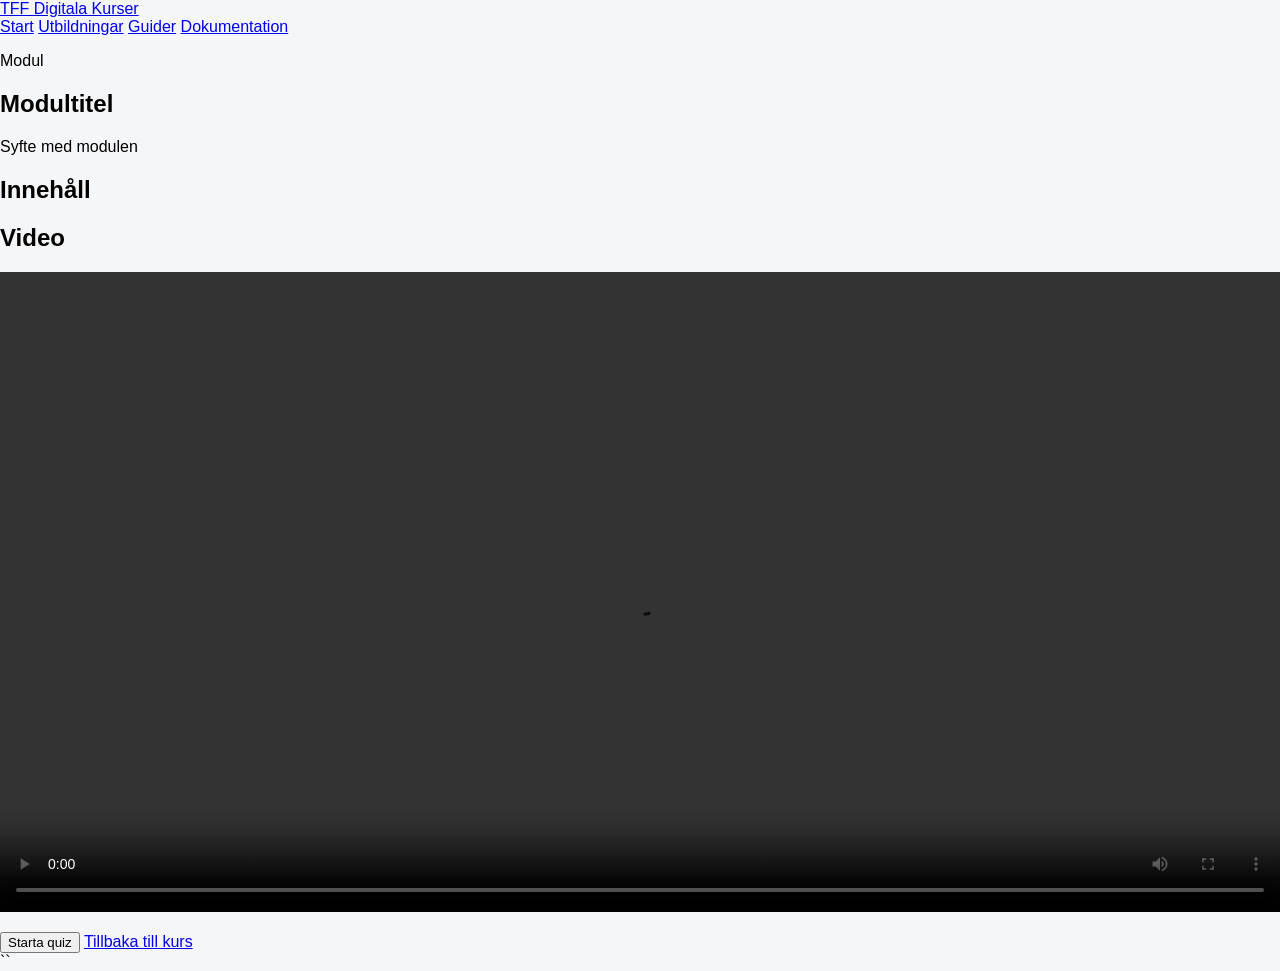
<file: modul_dokumentation_1.html>
<!DOCTYPE html>
<html lang="sv">
<head>
  <meta charset="UTF-8">
  <meta name="viewport" content="width=device-width, initial-scale=1.0">
  <title>Modul – TFF Portal</title>
  <link rel="stylesheet" href="assets/css/styles.css">
</head>
<body>
  <header class="topbar">
    <div class="container topbar__inner">
      <a class="brand" href="index.html">TFF Digitala Kurser</a>
      <nav class="topnav">
        <a href="index.html">Start</a>
        <a href="utbildningar.html">Utbildningar</a>
        <a href="guides.html">Guider</a>
        <a href="kurs_dokumentation.html">Dokumentation</a>
      </nav>
    </div>
  </header>

  <main class="container page">
    <section class="hero hero--small">
      <div class="hero__content">
        <p class="eyebrow">Modul</p>
        <h1 id="moduleTitle">Modultitel</h1>
        <p id="modulePurpose">Syfte med modulen</p>
      </div>
    </section>

    <section class="section section--two-col">
      <div class="content-card">
        <h2>Innehåll</h2>
        <div id="moduleContent"></div>
      </div>

      <div class="content-card">
        <h2>Video</h2>
        <video id="moduleVideo" controls width="100%">
          <source src="" type="video/mp4">
          Din webbläsare stödjer inte video.
        </video>

        <div class="actions-stack" style="margin-top: 16px;">
          <button id="startQuizBtn" class="btn btn-primary">Starta quiz</button>
          <a class="btn btn-secondary" href="kurser.html">Tillbaka till kurs</a>
        </div>
      </div>
    </section>
  </main>

  <script src="assets/js/kurser-data.js"></script>
  <script>
    document.addEventListener("DOMContentLoaded", function () {
      const courseId = localStorage.getItem("selectedCourseId");
      const moduleId = localStorage.getItem("selectedModuleId");

      const course = PortalData.getCourse(courseId);
      const module = PortalData.getModule(courseId, moduleId);

      if (!course || !module) {
        document.getElementById("moduleTitle").textContent = "Ingen modul vald";
        document.getElementById("modulePurpose").textContent = "Gå tillbaka och välj modul.";
        return;
      }

      document.getElementById("moduleTitle").textContent = module.title;
      document.getElementById("modulePurpose").textContent = module.purpose;

      const contentContainer = document.getElementById("moduleContent");
      contentContainer.innerHTML = "";

      module.content.forEach(text => {
        const p = document.createElement("p");
        p.textContent = text;
        contentContainer.appendChild(p);
      });

      const video = document.getElementById("moduleVideo");
      if (module.video && module.video.trim() !== "") {
        video.querySelector("source").src = module.video;
        video.load();
      } else {
        video.style.display = "none";
      }

      document.getElementById("startQuizBtn").addEventListener("click", function () {
        window.location.href = "quiz.html";
      });
    });
  </script>
</body>
</html>
``
</file>
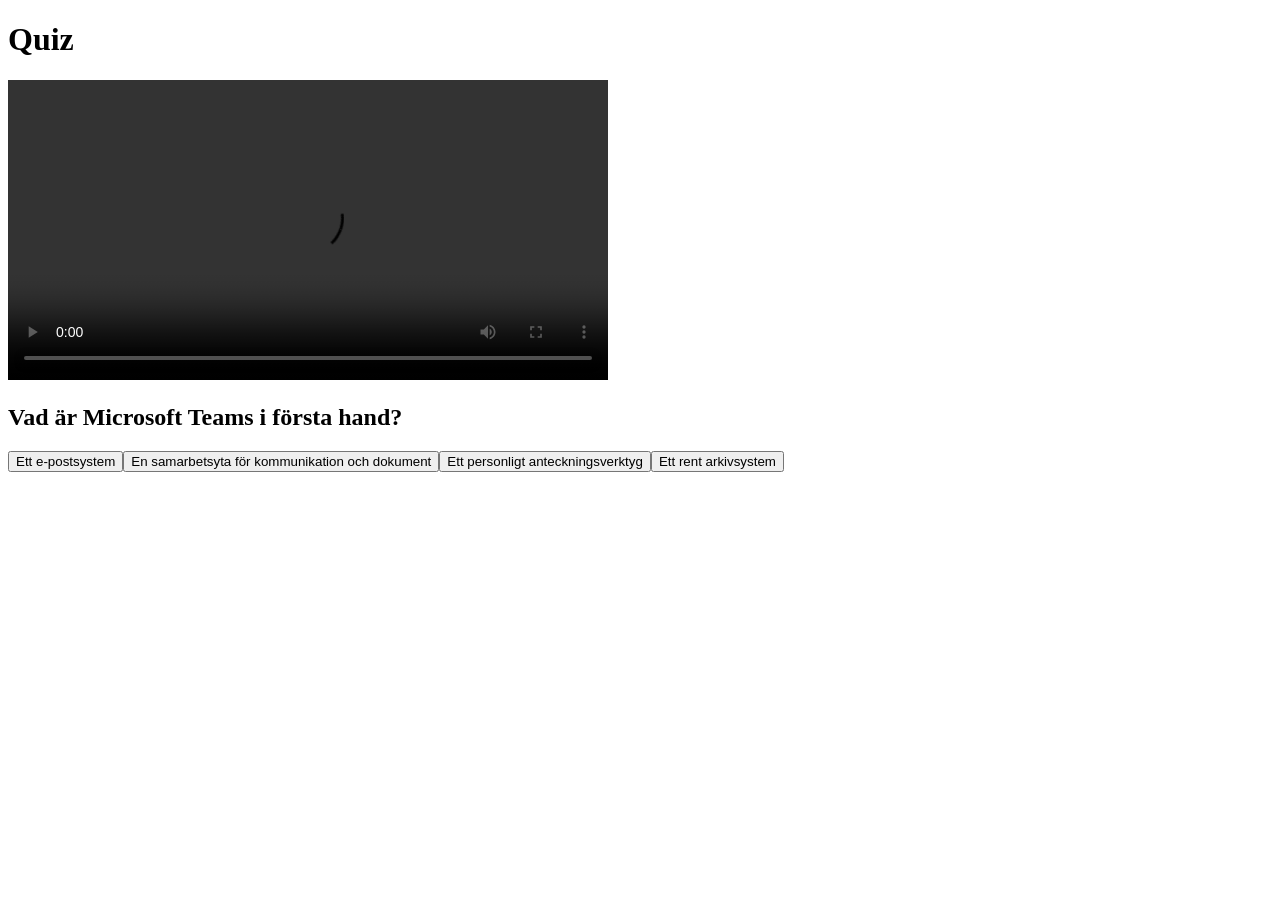
<file: quiz.html>
<!DOCTYPE html>
<html lang="sv">
<head>
  <meta charset="UTF-8">
  <title>Quiz</title>
</head>
<body>

<h1>Quiz</h1>

<video id="video" width="600" controls></video>

<div id="quiz">
  <h2 id="question"></h2>
  <div id="options"></div>
</div>

<script src="assets/js/kurser-data.js"></script>

<script>
const courseId = localStorage.getItem("selectedCourse") || "kurs1";
const moduleId = localStorage.getItem("selectedModule") || "k1m1";

const course = kurserData.find(c => c.id === courseId);
const module = course.modules.find(m => m.id === moduleId);

// VIDEO
document.getElementById("video").src = module.video;

// QUIZ
let index = 0;
let score = 0;

function loadQuestion() {
  const q = module.questions[index];

  document.getElementById("question").innerText = q.q;

  const optDiv = document.getElementById("options");
  optDiv.innerHTML = "";

  q.options.forEach((opt, i) => {
    const btn = document.createElement("button");
    btn.innerText = opt;

    btn.onclick = () => {
      if (i === q.correct) score++;
      next();
    };

    optDiv.appendChild(btn);
  });
}

function next() {
  index++;

  if (index < module.questions.length) {
    loadQuestion();
  } else {
    document.getElementById("quiz").innerHTML =
      `<h2>Resultat: ${score}/${module.questions.length}</h2>`;
  }
}

loadQuestion();
</script>

</body>
</html>
</file>
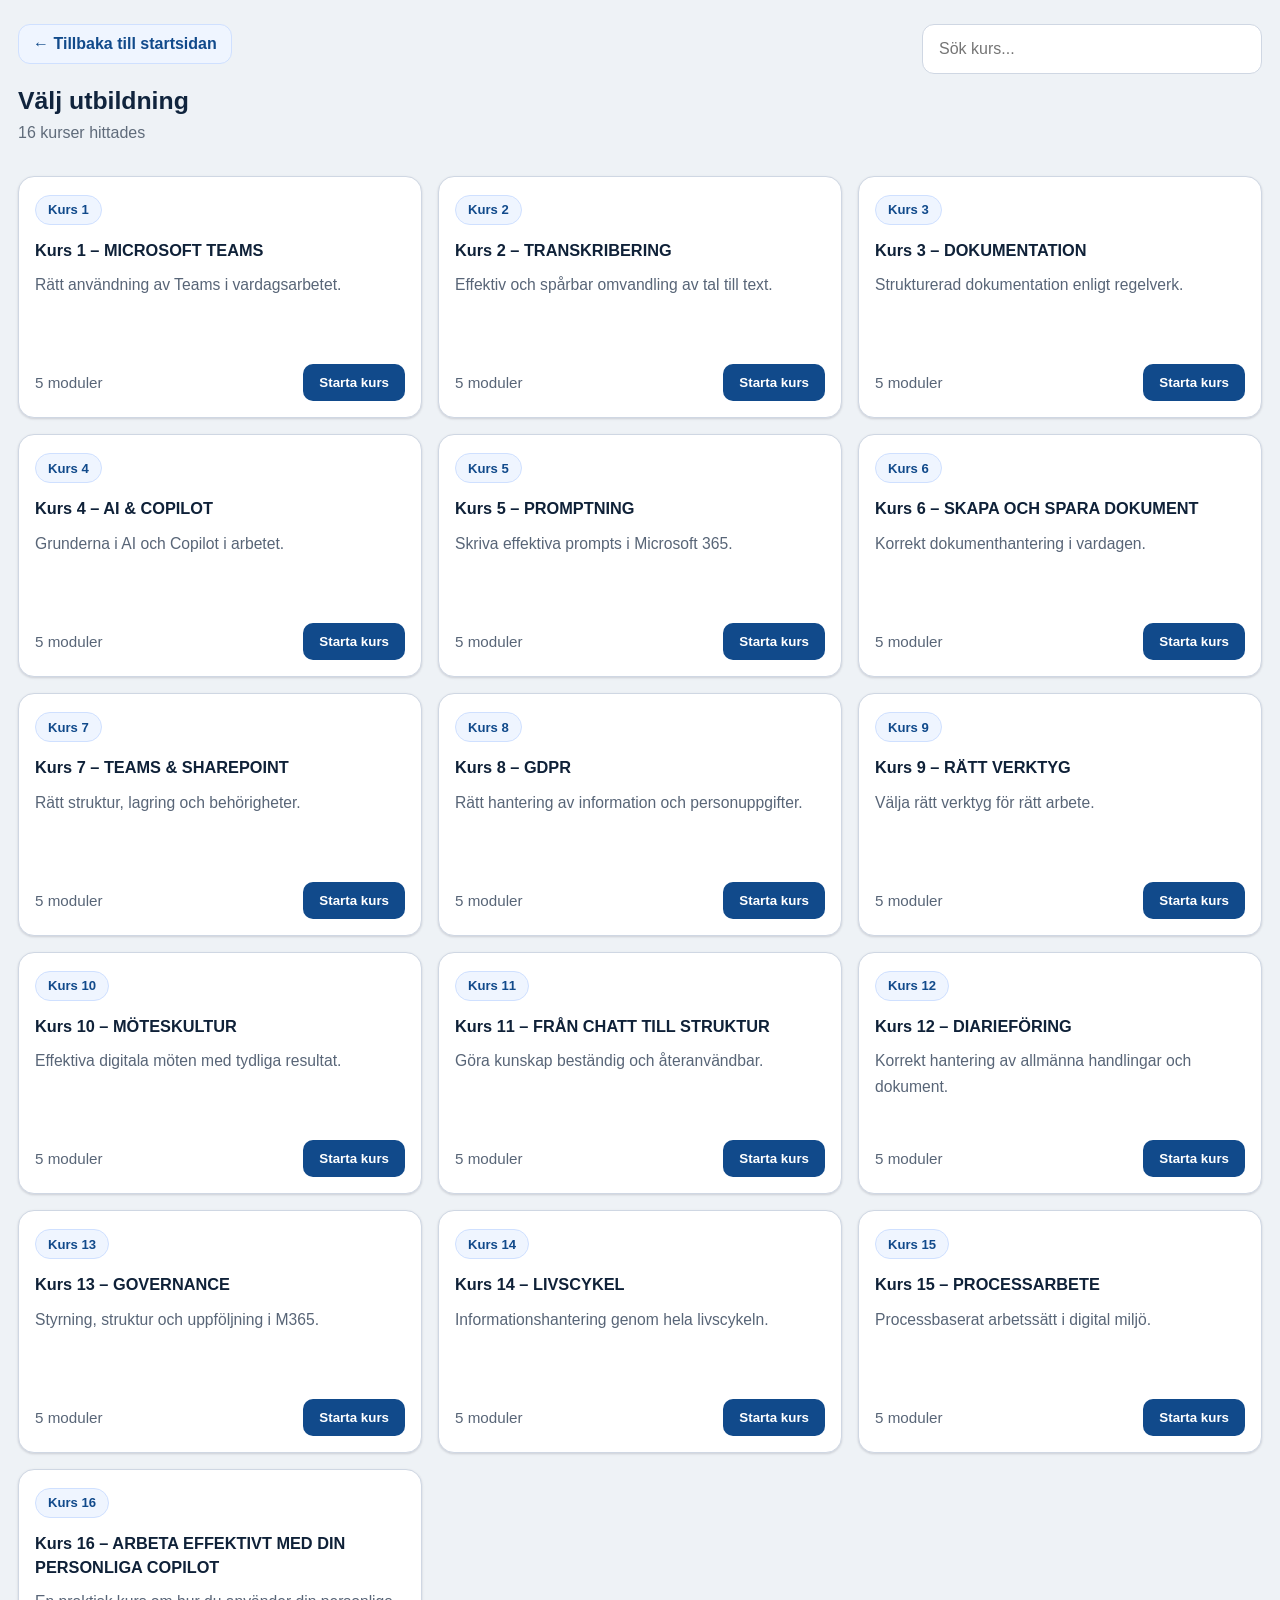
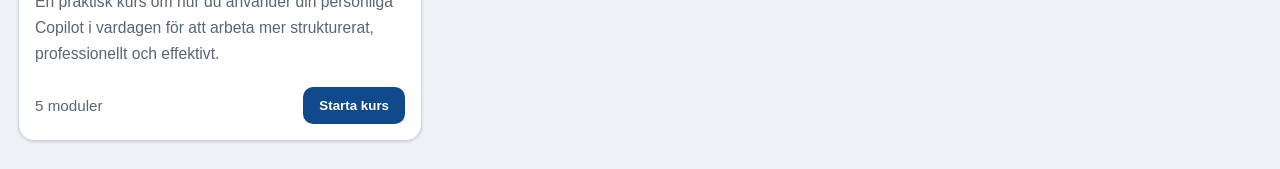
<file: utbildningar.html>
<!DOCTYPE html>
<html lang="sv">
<head>
  <meta charset="UTF-8" />
  <meta name="viewport" content="width=device-width, initial-scale=1.0" />
  <title>TFF Utbildningsportal</title>
  <style>
    :root{
      --bg:#eef2f6;
      --panel:#ffffff;
      --text:#132238;
      --muted:#5f6b7a;
      --line:#cfd7e3;
      --primary:#114a8b;
      --primary-dark:#0c3a6c;
      --soft:#eff5ff;
      --soft-line:#cfe0ff;
      --radius:14px;
      --shadow:0 1px 2px rgba(16,24,40,.06),0 1px 3px rgba(16,24,40,.10);
    }

    *{box-sizing:border-box}
    html,body{
      margin:0;
      padding:0;
      font-family:"Segoe UI", Arial, sans-serif;
      background:var(--bg);
      color:var(--text);
    }

    .page{
      max-width: 1600px;
      margin: 0 auto;
      padding: 24px 18px 28px;
    }

    .topbar{
      display:flex;
      justify-content:space-between;
      align-items:flex-start;
      gap:24px;
      flex-wrap:wrap;
      margin-bottom:18px;
    }

    .left-tools{
      display:flex;
      flex-direction:column;
      gap:14px;
    }

    .back-btn{
      display:inline-flex;
      align-items:center;
      justify-content:center;
      gap:8px;
      padding:10px 14px;
      border-radius:12px;
      border:1px solid var(--soft-line);
      background:var(--soft);
      color:var(--primary);
      text-decoration:none;
      font-weight:600;
      width:max-content;
    }

    .back-btn:hover{
      background:#e7f0ff;
    }

    h1{
      margin:0 0 8px 0;
      font-size:1.95rem;
      line-height:1.2;
      color:#0f1f35;
    }

    .sub{
      margin:0;
      color:var(--muted);
      line-height:1.6;
      max-width:70ch;
    }

    .search-wrap{
      min-width:340px;
      flex:0 0 340px;
    }

    .search{
      width:100%;
      height:50px;
      padding:0 16px;
      border-radius:12px;
      border:1px solid #cfd7e3;
      background:#fff;
      color:var(--text);
      font-size:1rem;
      outline:none;
    }

    .search:focus{
      border-color:#9bb8e5;
      box-shadow:0 0 0 4px rgba(17,74,139,.08);
    }

    h2{
      margin:8px 0 8px 0;
      font-size:1.55rem;
      line-height:1.2;
      color:#10243d;
    }

    .count{
      margin:0 0 16px 0;
      color:var(--muted);
      font-size:1rem;
    }

    .grid{
      display:grid;
      grid-template-columns: repeat(auto-fill, minmax(305px, 1fr));
      gap:16px;
    }

    .card{
      min-height:210px;
      background:var(--panel);
      border:1px solid var(--line);
      border-radius:16px;
      box-shadow:var(--shadow);
      padding:18px 16px 16px;
      display:flex;
      flex-direction:column;
      justify-content:space-between;
    }

    .tag{
      display:inline-flex;
      align-items:center;
      justify-content:center;
      min-height:30px;
      padding:0 12px;
      border-radius:999px;
      background:var(--soft);
      color:var(--primary);
      border:1px solid var(--soft-line);
      font-size:.82rem;
      font-weight:700;
      width:max-content;
      margin-bottom:14px;
    }

    .card-title{
      margin:0 0 10px 0;
      font-size:1.02rem;
      line-height:1.45;
      font-weight:800;
      text-transform:none;
      color:#0f2138;
    }

    .card-desc{
      margin:0;
      color:#586577;
      line-height:1.65;
      font-size:.98rem;
      min-height:72px;
    }

    .card-footer{
      display:flex;
      justify-content:space-between;
      align-items:center;
      gap:12px;
      margin-top:20px;
    }

    .meta{
      color:#586577;
      font-size:.95rem;
    }

    .start-btn{
      border:none;
      border-radius:10px;
      background:var(--primary);
      color:#fff;
      padding:11px 16px;
      font-weight:700;
      cursor:pointer;
      white-space:nowrap;
    }

    .start-btn:hover{
      background:var(--primary-dark);
    }

    .empty{
      display:none;
      padding:28px;
      border:1px dashed var(--line);
      border-radius:16px;
      background:#fff;
      color:var(--muted);
      text-align:center;
    }

    @media (max-width:900px){
      .search-wrap{
        min-width:100%;
        flex:1 1 100%;
      }

      .grid{
        grid-template-columns:1fr;
      }
    }
  </style>
</head>
<body>
  <div class="page">
    <div class="topbar">
      <div class="left-tools">
        <a class="back-btn" href="index.html">← Tillbaka till startsidan</a>

        <div>
          <h2>Välj utbildning</h2>
          <p class="count" id="courseCount">16 kurser hittades</p>
        </div>
      </div>

      <div class="search-wrap">
        <input
          id="courseSearch"
          class="search"
          type="search"
          placeholder="Sök kurs..."
          aria-label="Sök kurs"
        />
      </div>
    </div>

    <div id="courseGrid" class="grid"></div>
    <div id="emptyState" class="empty">Inga kurser matchar sökningen.</div>
  </div>

  <script>
    const COURSES = [
      {
        id: 1,
        label: "Kurs 1",
        title: "Kurs 1 – MICROSOFT TEAMS",
        description: "Rätt användning av Teams i vardagsarbetet.",
        modules: 5
      },
      {
        id: 2,
        label: "Kurs 2",
        title: "Kurs 2 – TRANSKRIBERING",
        description: "Effektiv och spårbar omvandling av tal till text.",
        modules: 5
      },
      {
        id: 3,
        label: "Kurs 3",
        title: "Kurs 3 – DOKUMENTATION",
        description: "Strukturerad dokumentation enligt regelverk.",
        modules: 5
      },
      {
        id: 4,
        label: "Kurs 4",
        title: "Kurs 4 – AI & COPILOT",
        description: "Grunderna i AI och Copilot i arbetet.",
        modules: 5
      },
      {
        id: 5,
        label: "Kurs 5",
        title: "Kurs 5 – PROMPTNING",
        description: "Skriva effektiva prompts i Microsoft 365.",
        modules: 5
      },
      {
        id: 6,
        label: "Kurs 6",
        title: "Kurs 6 – SKAPA OCH SPARA DOKUMENT",
        description: "Korrekt dokumenthantering i vardagen.",
        modules: 5
      },
      {
        id: 7,
        label: "Kurs 7",
        title: "Kurs 7 – TEAMS & SHAREPOINT",
        description: "Rätt struktur, lagring och behörigheter.",
        modules: 5
      },
      {
        id: 8,
        label: "Kurs 8",
        title: "Kurs 8 – GDPR",
        description: "Rätt hantering av information och personuppgifter.",
        modules: 5
      },
      {
        id: 9,
        label: "Kurs 9",
        title: "Kurs 9 – RÄTT VERKTYG",
        description: "Välja rätt verktyg för rätt arbete.",
        modules: 5
      },
      {
        id: 10,
        label: "Kurs 10",
        title: "Kurs 10 – MÖTESKULTUR",
        description: "Effektiva digitala möten med tydliga resultat.",
        modules: 5
      },
      {
        id: 11,
        label: "Kurs 11",
        title: "Kurs 11 – FRÅN CHATT TILL STRUKTUR",
        description: "Göra kunskap beständig och återanvändbar.",
        modules: 5
      },
      {
        id: 12,
        label: "Kurs 12",
        title: "Kurs 12 – DIARIEFÖRING",
        description: "Korrekt hantering av allmänna handlingar och dokument.",
        modules: 5
      },
      {
        id: 13,
        label: "Kurs 13",
        title: "Kurs 13 – GOVERNANCE",
        description: "Styrning, struktur och uppföljning i M365.",
        modules: 5
      },
      {
        id: 14,
        label: "Kurs 14",
        title: "Kurs 14 – LIVSCYKEL",
        description: "Informationshantering genom hela livscykeln.",
        modules: 5
      },
      {
        id: 15,
        label: "Kurs 15",
        title: "Kurs 15 – PROCESSARBETE",
        description: "Processbaserat arbetssätt i digital miljö.",
        modules: 5
      },
      {
        id: 16,
        label: "Kurs 16",
        title: "Kurs 16 – ARBETA EFFEKTIVT MED DIN PERSONLIGA COPILOT",
        description: "En praktisk kurs om hur du använder din personliga Copilot i vardagen för att arbeta mer strukturerat, professionellt och effektivt.",
        modules: 5
      }
    ];

    function renderCourses(list) {
      const grid = document.getElementById("courseGrid");
      const count = document.getElementById("courseCount");
      const empty = document.getElementById("emptyState");

      grid.innerHTML = "";
      count.textContent = `${list.length} kurser hittades`;

      if (!list.length) {
        empty.style.display = "block";
        return;
      }

      empty.style.display = "none";

      list.forEach(course => {
        const card = document.createElement("article");
        card.className = "card";

        card.innerHTML = `
          <div>
            <div class="tag">${course.label}</div>
            <h3 class="card-title">${course.title}</h3>
            <p class="card-desc">${course.description}</p>
          </div>
          <div class="card-footer">
            <div class="meta">${course.modules} moduler</div>
            <button class="start-btn" type="button" data-course-id="${course.id}">Starta kurs</button>
          </div>
        `;

        grid.appendChild(card);
      });

      grid.querySelectorAll(".start-btn").forEach(btn => {
        btn.addEventListener("click", () => {
          const id = btn.getAttribute("data-course-id");
          localStorage.setItem("tff_selected_course_id", `kurs-${id}`);
          window.location.href = `kurser.html?course=kurs-${id}`;
        });
      });
    }

    function filterCourses(value) {
      const q = String(value || "").trim().toLowerCase();

      if (!q) {
        renderCourses(COURSES);
        return;
      }

      const filtered = COURSES.filter(course => {
        return course.title.toLowerCase().includes(q) ||
               course.description.toLowerCase().includes(q) ||
               course.label.toLowerCase().includes(q);
      });

      renderCourses(filtered);
    }

    document.getElementById("courseSearch").addEventListener("input", e => {
      filterCourses(e.target.value);
    });

    renderCourses(COURSES);
  </script>
</body>
</html>
</file>
<file: assets/css/styles.css>
body {
  margin: 0;
  font-family: Arial, sans-serif;
  background: #f5f6f8;
}

/* HEADER */
.top {
  background: #165c84;
  color: white;
  padding: 20px;
}

.top input {
  margin-top: 10px;
  padding: 10px;
  width: 300px;
}

/* ✅ LAYOUT */
.layout {
  display: grid;
  grid-template-columns: 1.3fr 1fr; /* ✅ mindre vänster */
  gap: 20px;
  padding: 20px;
  align-items: start;
}

/* ✅ LEFT (FIXAD HÖJD – INTE HELA SKÄRMEN) */
.left img {
  width: 100%;
  height: 420px;   /* 🔴 viktig ändring */
  object-fit: cover;
  border-radius: 12px;
}

/* ✅ RIGHT */
.right {
  display: flex;
  flex-direction: column;
  gap: 20px;
}

/* ✅ TOP CARDS */
.right-top {
  display: flex;
  gap: 20px;
  align-items: stretch;
}

/* ✅ BOTTOM */
.right-bottom {
  display: flex;
}

/* ✅ CARDS – TAR BORT EXTRA LUFT */
.card {
  flex: 1;
  display: flex;
  flex-direction: column;
  justify-content: flex-start;  /* 🔴 tar bort luft */
  background: white;
  border-radius: 12px;
  overflow: hidden;
  text-decoration: none;
  color: black;
}

/* ✅ FIXAR VIT YTA */
.card img {
  width: 100%;
  height: 130px;   /* 🔴 mindre bild = mindre tomrum */
  object-fit: cover;
  display: block;
}

/* TEXT */
.card h3 {
  padding: 10px;
  margin: 0;
  font-size: 16px;
}
</file>
